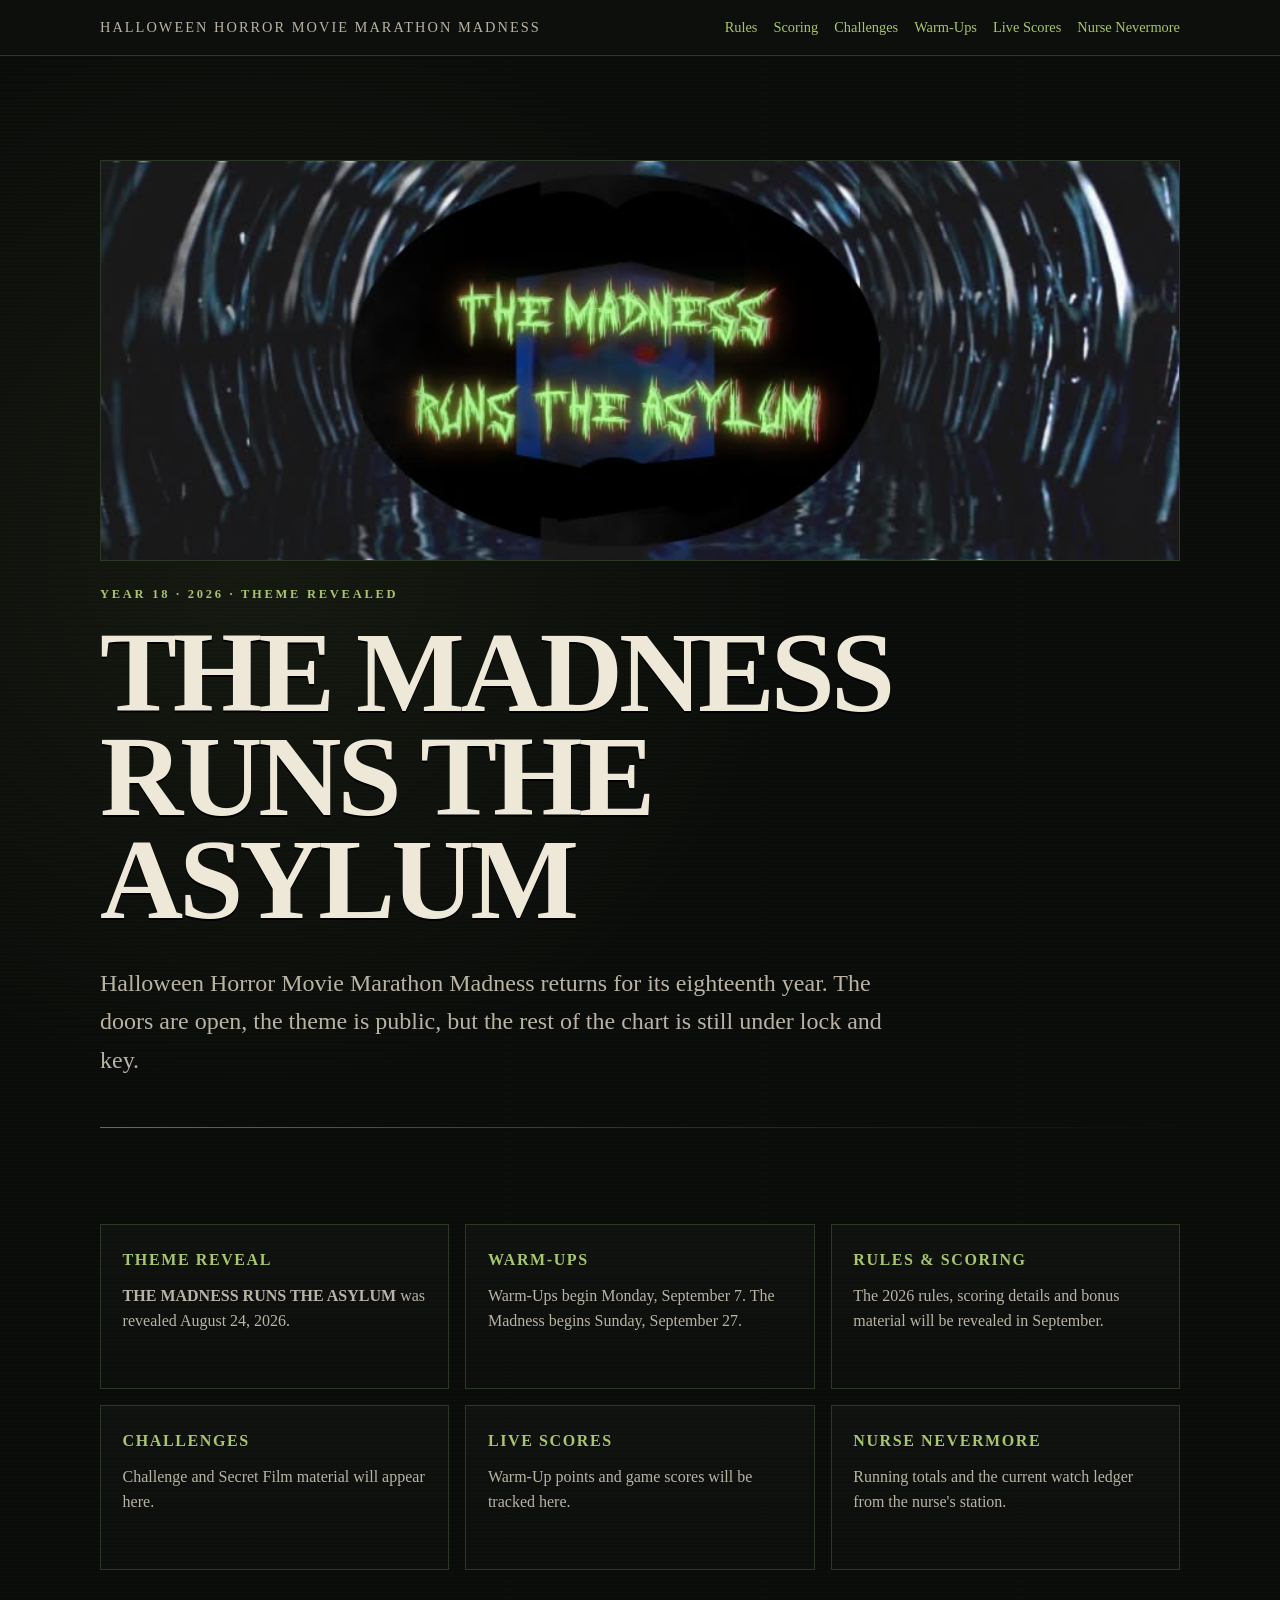
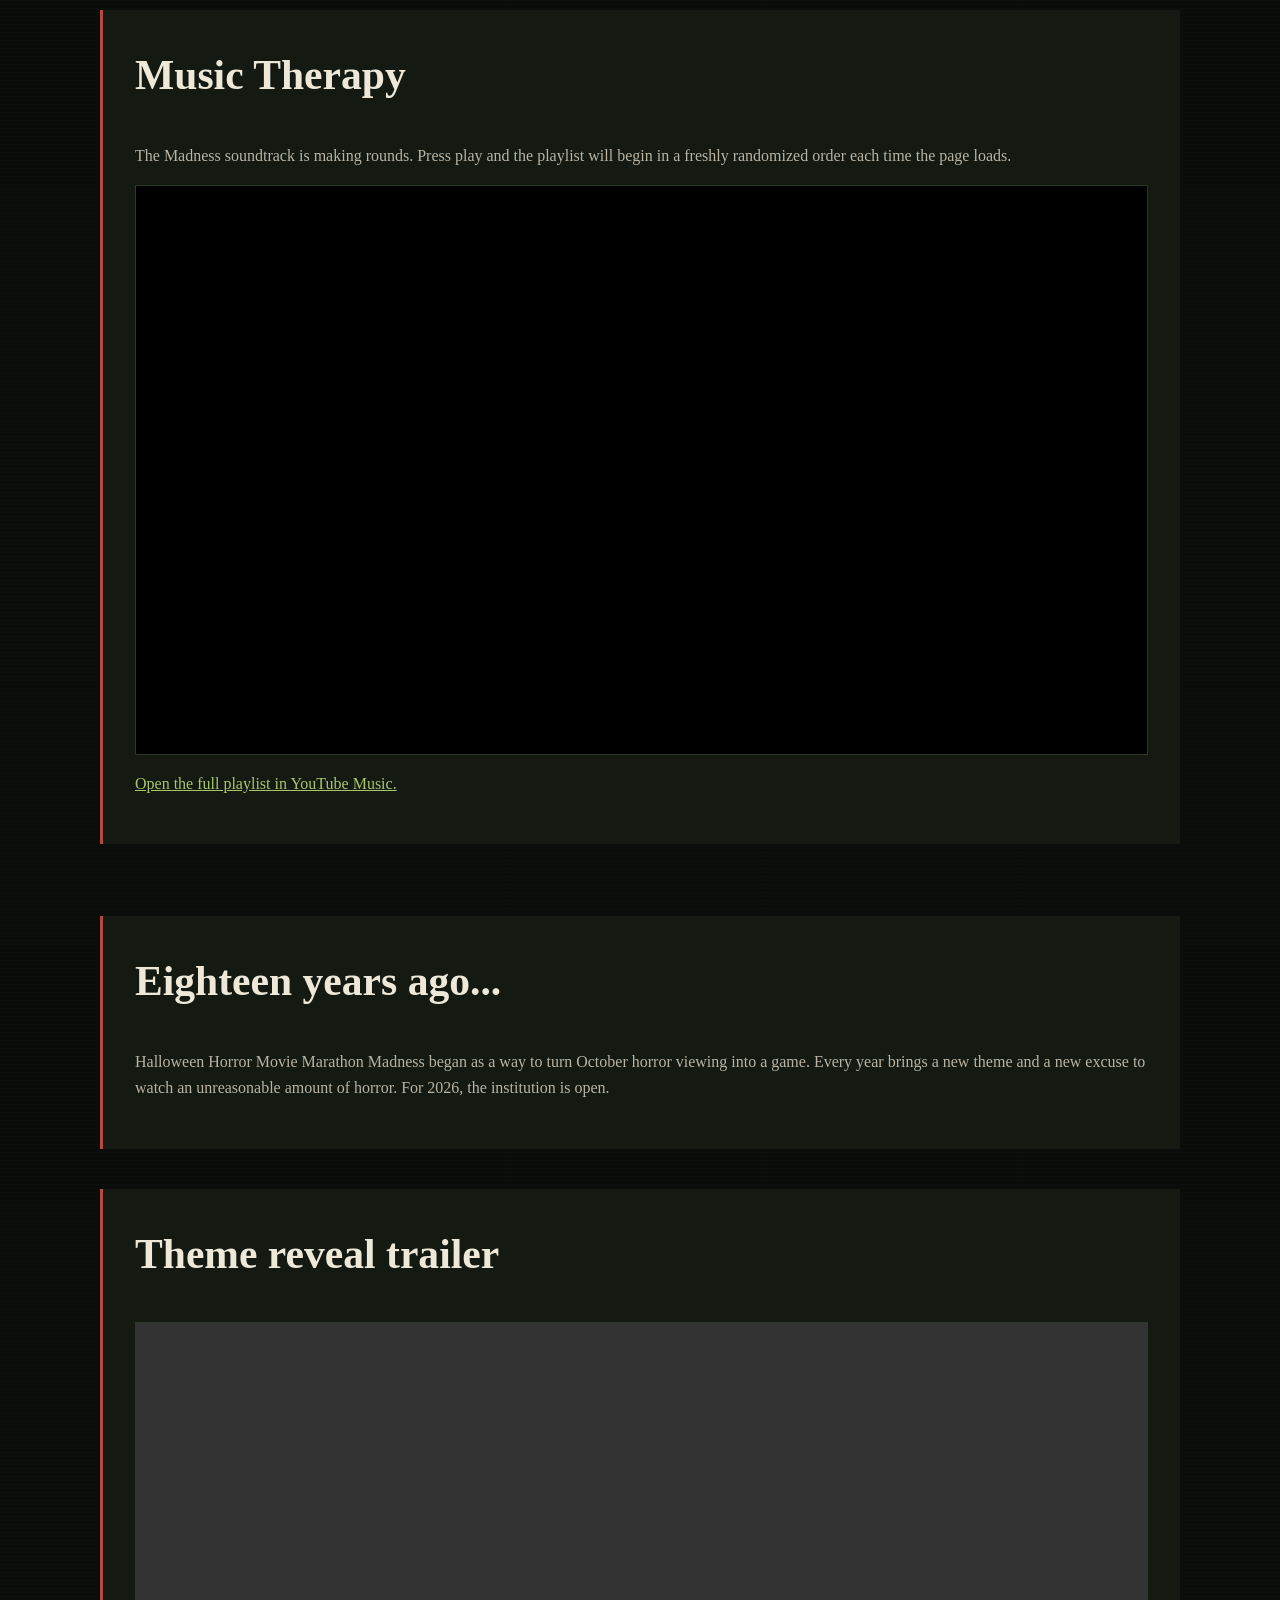
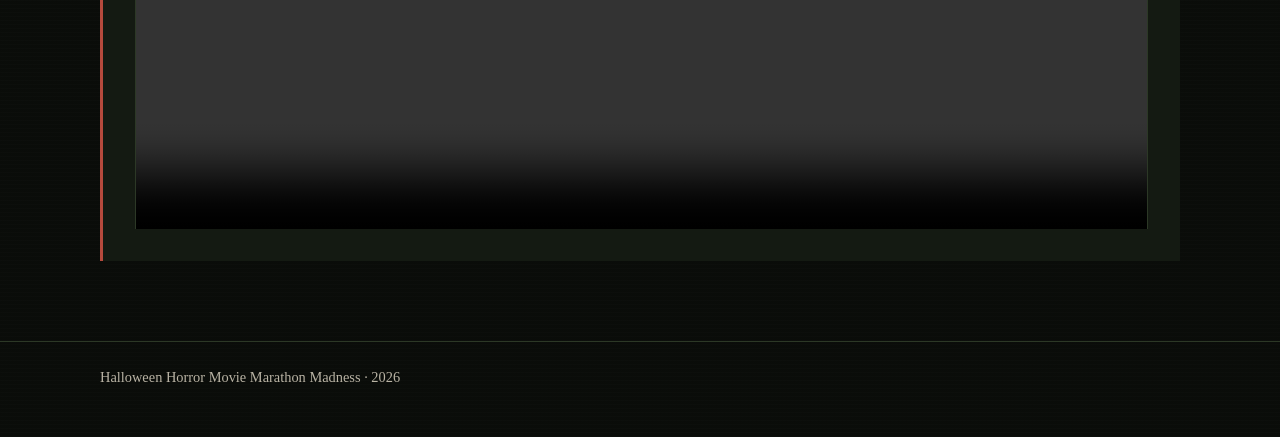
<file: index.html>
<!doctype html>
<html lang="en">
<head>
  <meta charset="utf-8">
  <meta name="viewport" content="width=device-width, initial-scale=1">
  <meta name="theme-color" content="#11160f">
  <title>The Madness Runs the Asylum | Halloween Horror Movie Marathon Madness 2026</title>
  <link rel="stylesheet" href="style.css">
</head>
<body>
  <header>
    <div class="wrap">
      <nav aria-label="Primary">
        <a class="brand" href="index.html">Halloween Horror Movie Marathon Madness</a>
        <div class="navlinks">
          <a href="rules.html">Rules</a>
          <a href="scoring.html">Scoring</a>
          <a href="challenges.html">Challenges</a>
          <a href="warmups.html">Warm-Ups</a>
          <a href="live-scores.html?v=20261106-adam-week5">Live Scores</a>
          <a href="nurse-nevermore.html">Nurse Nevermore</a>
        </div>
      </nav>
    </div>
  </header>

  <main class="wrap">
    <section class="hero" aria-labelledby="title">
      <img src="Madness Tube.jfif" alt="The Madness Runs the Asylum banner" style="display:block;width:100%;height:auto;margin-bottom:1.5rem;border:1px solid var(--line);">
      <p class="kicker">Year 18 · 2026 · Theme Revealed</p>
      <h1 id="title">The Madness Runs the Asylum</h1>
      <p class="subhead">Halloween Horror Movie Marathon Madness returns for its eighteenth year. The doors are open, the theme is public, but the rest of the chart is still under lock and key.</p>
      <div class="divider" aria-hidden="true"></div>
    </section>

    <section class="grid" aria-label="2026 schedule">
      <article class="card"><h2>Theme Reveal</h2><p><strong>THE MADNESS RUNS THE ASYLUM</strong> was revealed August 24, 2026.</p></article>
      <a class="card" href="warmups.html" style="text-decoration:none;"><h2>Warm-Ups</h2><p>Warm-Ups begin Monday, September 7. The Madness begins Sunday, September 27.</p></a>
      <article class="card"><h2>Rules &amp; Scoring</h2><p>The 2026 rules, scoring details and bonus material will be revealed in September.</p></article>
      <article class="card"><h2>Challenges</h2><p>Challenge and Secret Film material will appear here.</p></article>
      <a class="card" href="live-scores.html?v=20261106-adam-week5" style="text-decoration:none;"><h2>Live Scores</h2><p>Warm-Up points and game scores will be tracked here.</p></a>
      <a class="card" href="nurse-nevermore.html" style="text-decoration:none;"><h2>Nurse Nevermore</h2><p>Running totals and the current watch ledger from the nurse's station.</p></a>
    </section>


    <section class="notice compact-notice" id="madness-music">
      <h2>Music Therapy</h2>
      <p>The Madness soundtrack is making rounds. Press play and the playlist will begin in a freshly randomized order each time the page loads.</p>
      <div style="position:relative;width:100%;aspect-ratio:16/9;margin-top:1rem;background:#000;border:1px solid var(--line);">
        <div id="madness-music-player" style="position:absolute;inset:0;"></div>
      </div>
      <p><a href="https://music.youtube.com/playlist?list=PLGcu5y5Cl1YQ&si=rPMqte5razhns0Fn" target="_blank" rel="noopener">Open the full playlist in YouTube Music.</a></p>
    </section>

    <section class="about"><h2>Eighteen years ago...</h2><p>Halloween Horror Movie Marathon Madness began as a way to turn October horror viewing into a game. Every year brings a new theme and a new excuse to watch an unreasonable amount of horror. For 2026, the institution is open.</p></section>

    <section class="notice compact-notice" id="theme-reveal-trailer">
      <h2>Theme reveal trailer</h2>
      <video controls preload="metadata" playsinline style="display:block;width:100%;height:auto;margin-top:1rem;background:#000;border:1px solid var(--line);">
        <source src="madness-theme-reveal-2026-web.mp4" type="video/mp4">
        Your browser does not support embedded video. <a href="madness-theme-reveal-2026-web.mp4">Open the theme reveal trailer.</a>
      </video>
    </section>
  </main>
  <footer><div class="wrap">Halloween Horror Movie Marathon Madness · 2026</div></footer>
  <!-- homepage refresh 2026-08-26 scores -->

  <script>
    (function () {
      const playlistId = 'PLGcu5y5Cl1YQ';
      let setupPhase = 0;

      window.onYouTubeIframeAPIReady = function () {
        new YT.Player('madness-music-player', {
          width: '100%',
          height: '100%',
          playerVars: {
            playsinline: 1,
            rel: 0
          },
          events: {
            onReady: function (event) {
              event.target.cuePlaylist({
                listType: 'playlist',
                list: playlistId,
                index: 0,
                startSeconds: 0
              });
            },
            onStateChange: function (event) {
              if (event.data !== YT.PlayerState.CUED) return;

              if (setupPhase === 0) {
                const playlist = event.target.getPlaylist();
                if (playlist && playlist.length) {
                  setupPhase = 1;
                  const randomIndex = Math.floor(Math.random() * playlist.length);
                  event.target.cuePlaylist({
                    listType: 'playlist',
                    list: playlistId,
                    index: randomIndex,
                    startSeconds: 0
                  });
                }
                return;
              }

              if (setupPhase === 1) {
                setupPhase = 2;
                event.target.setShuffle(true);
              }
            }
          }
        });
      };

      const tag = document.createElement('script');
      tag.src = 'https://www.youtube.com/iframe_api';
      document.head.appendChild(tag);
    })();
  </script>
  <!-- Cloudflare Web Analytics --><script type='module' src='https://static.cloudflareinsights.com/beacon.min.js' data-cf-beacon='{"token": "ce1052a07f9b48a684633f1fd419a40d"}'></script><!-- End Cloudflare Web Analytics -->
</body>
</html>
</file>
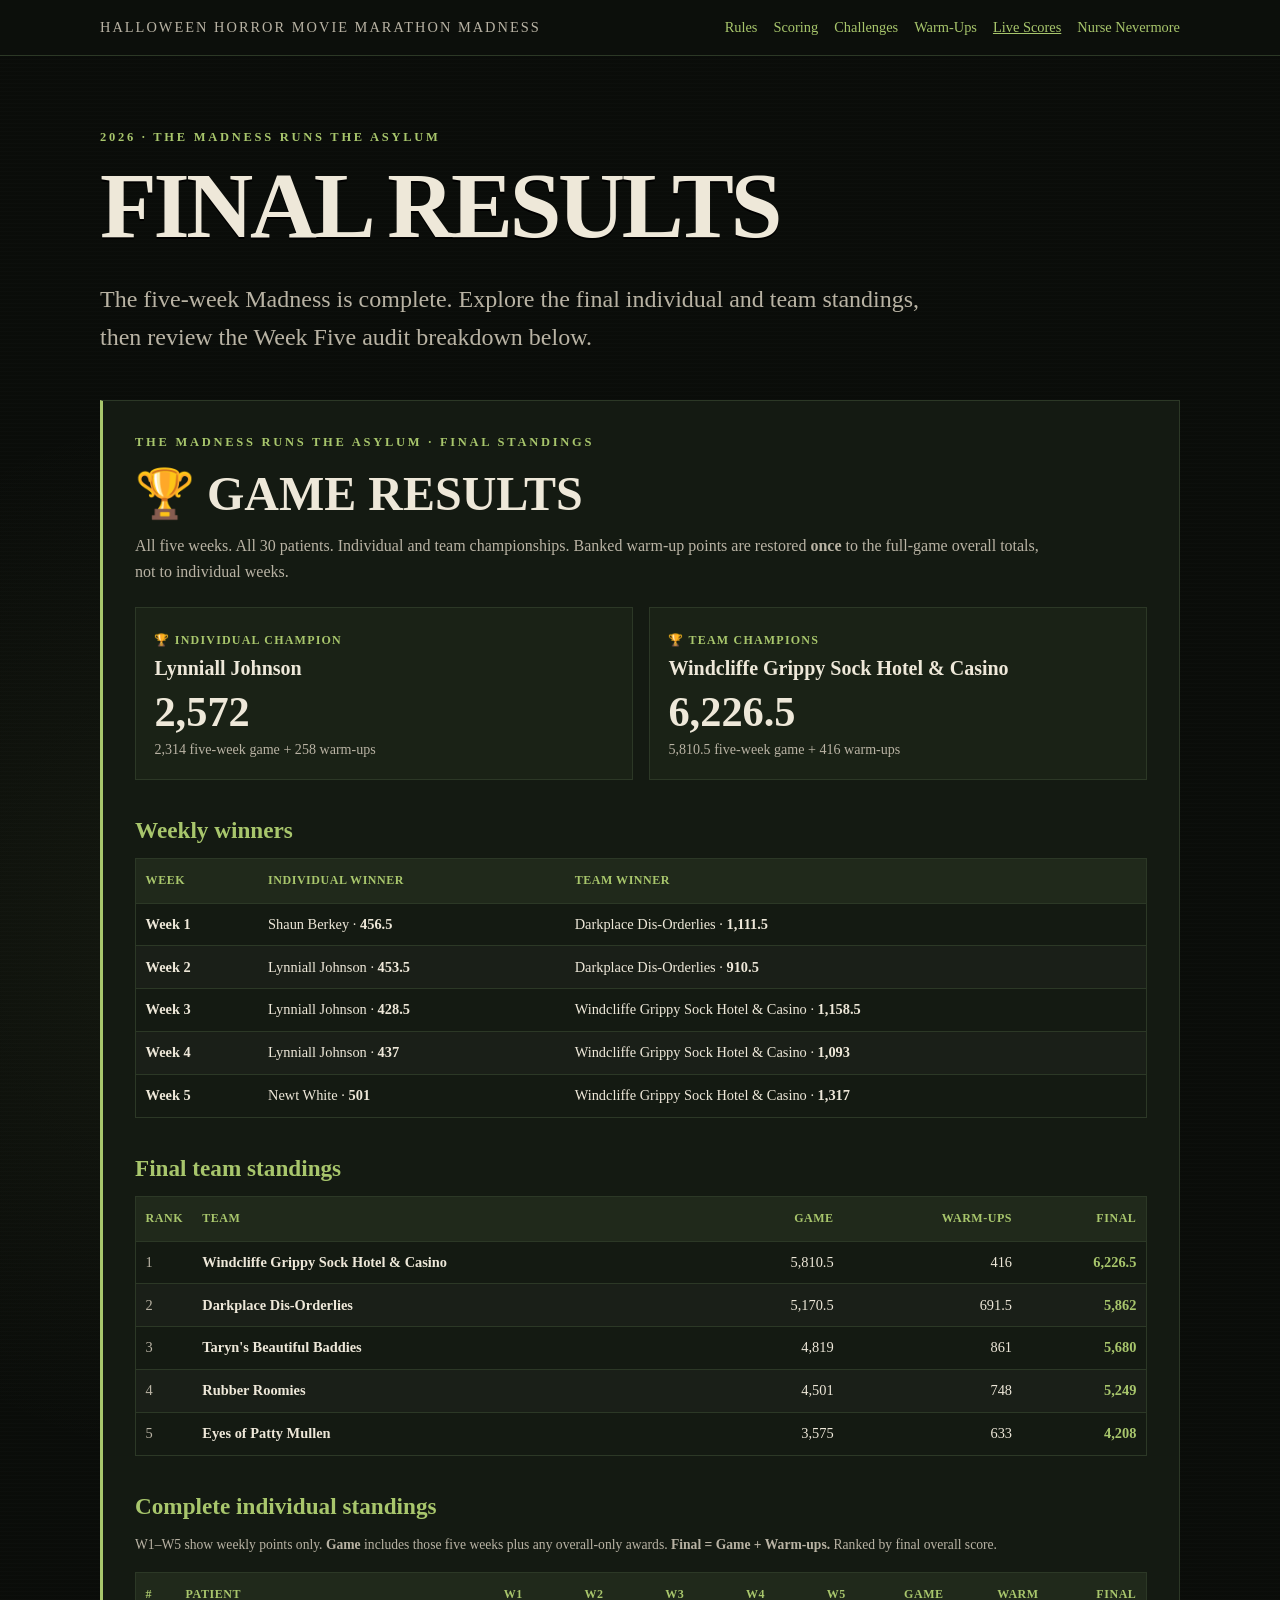
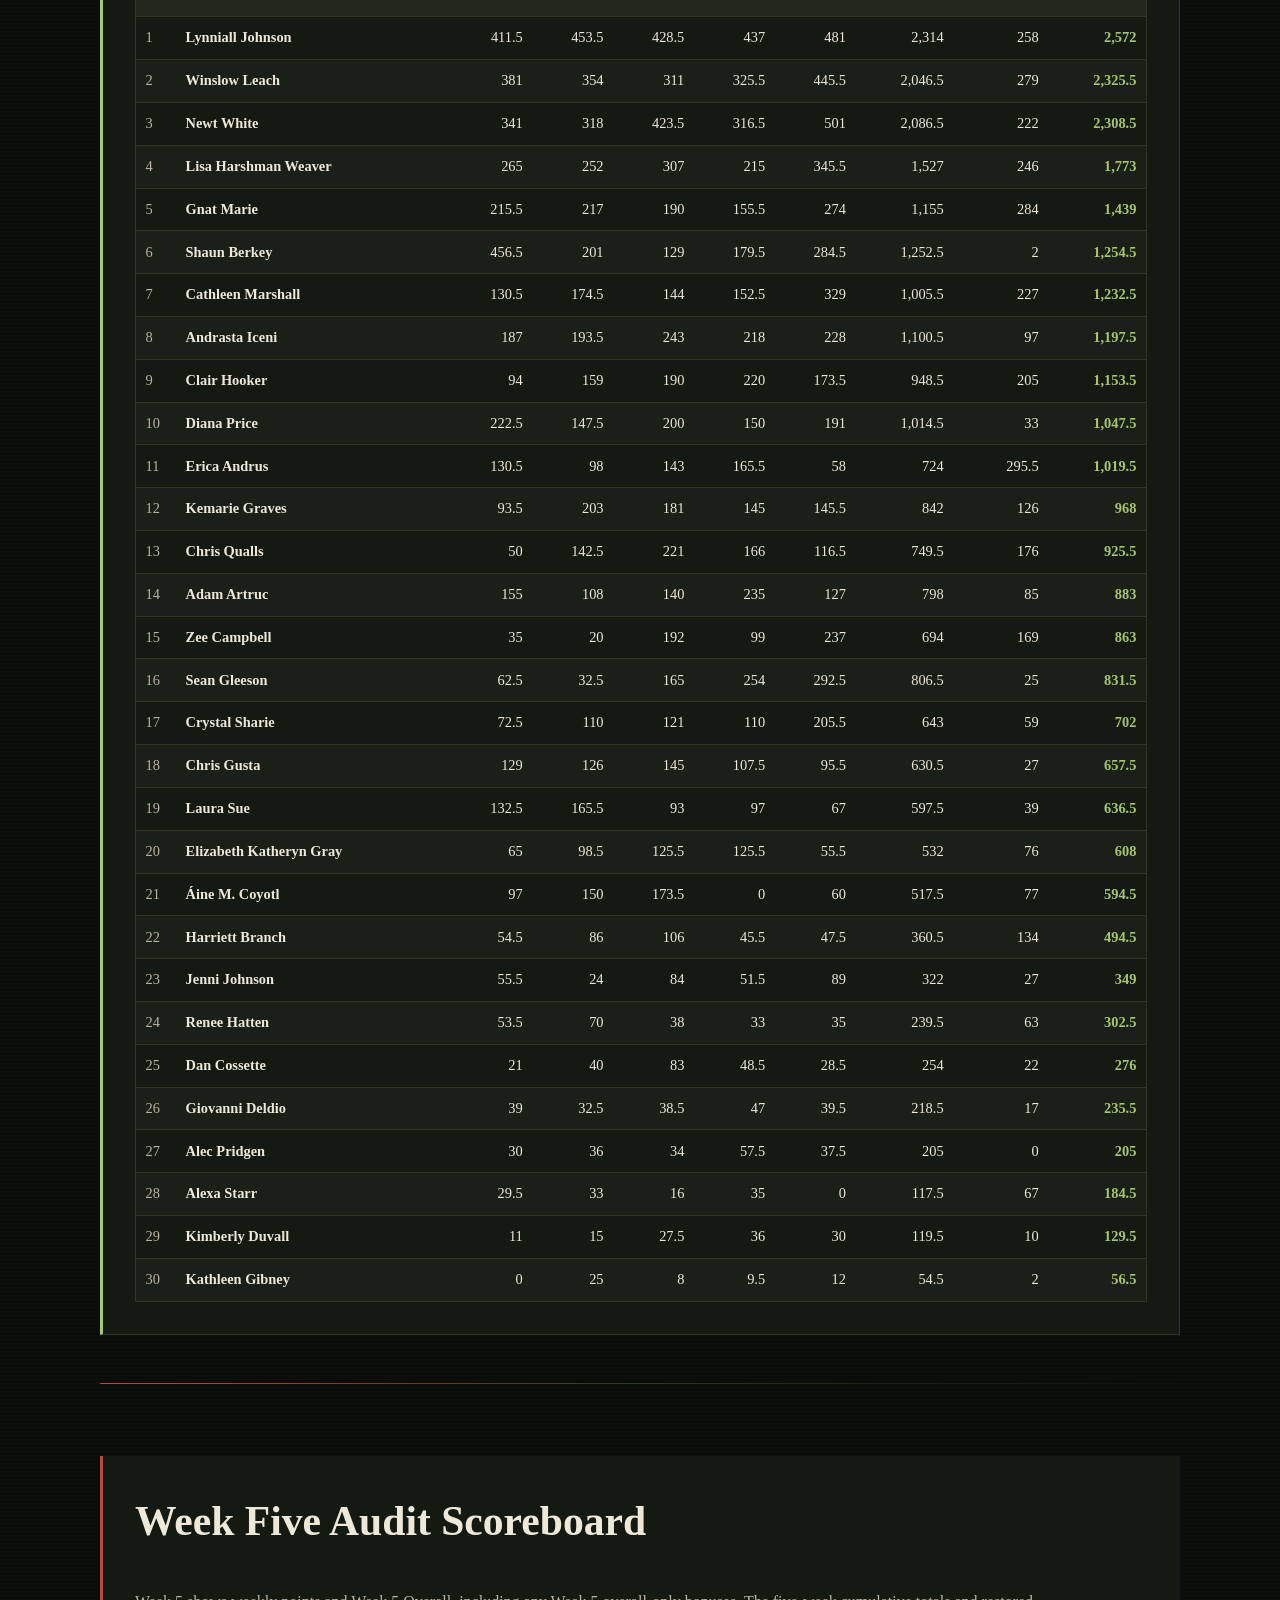
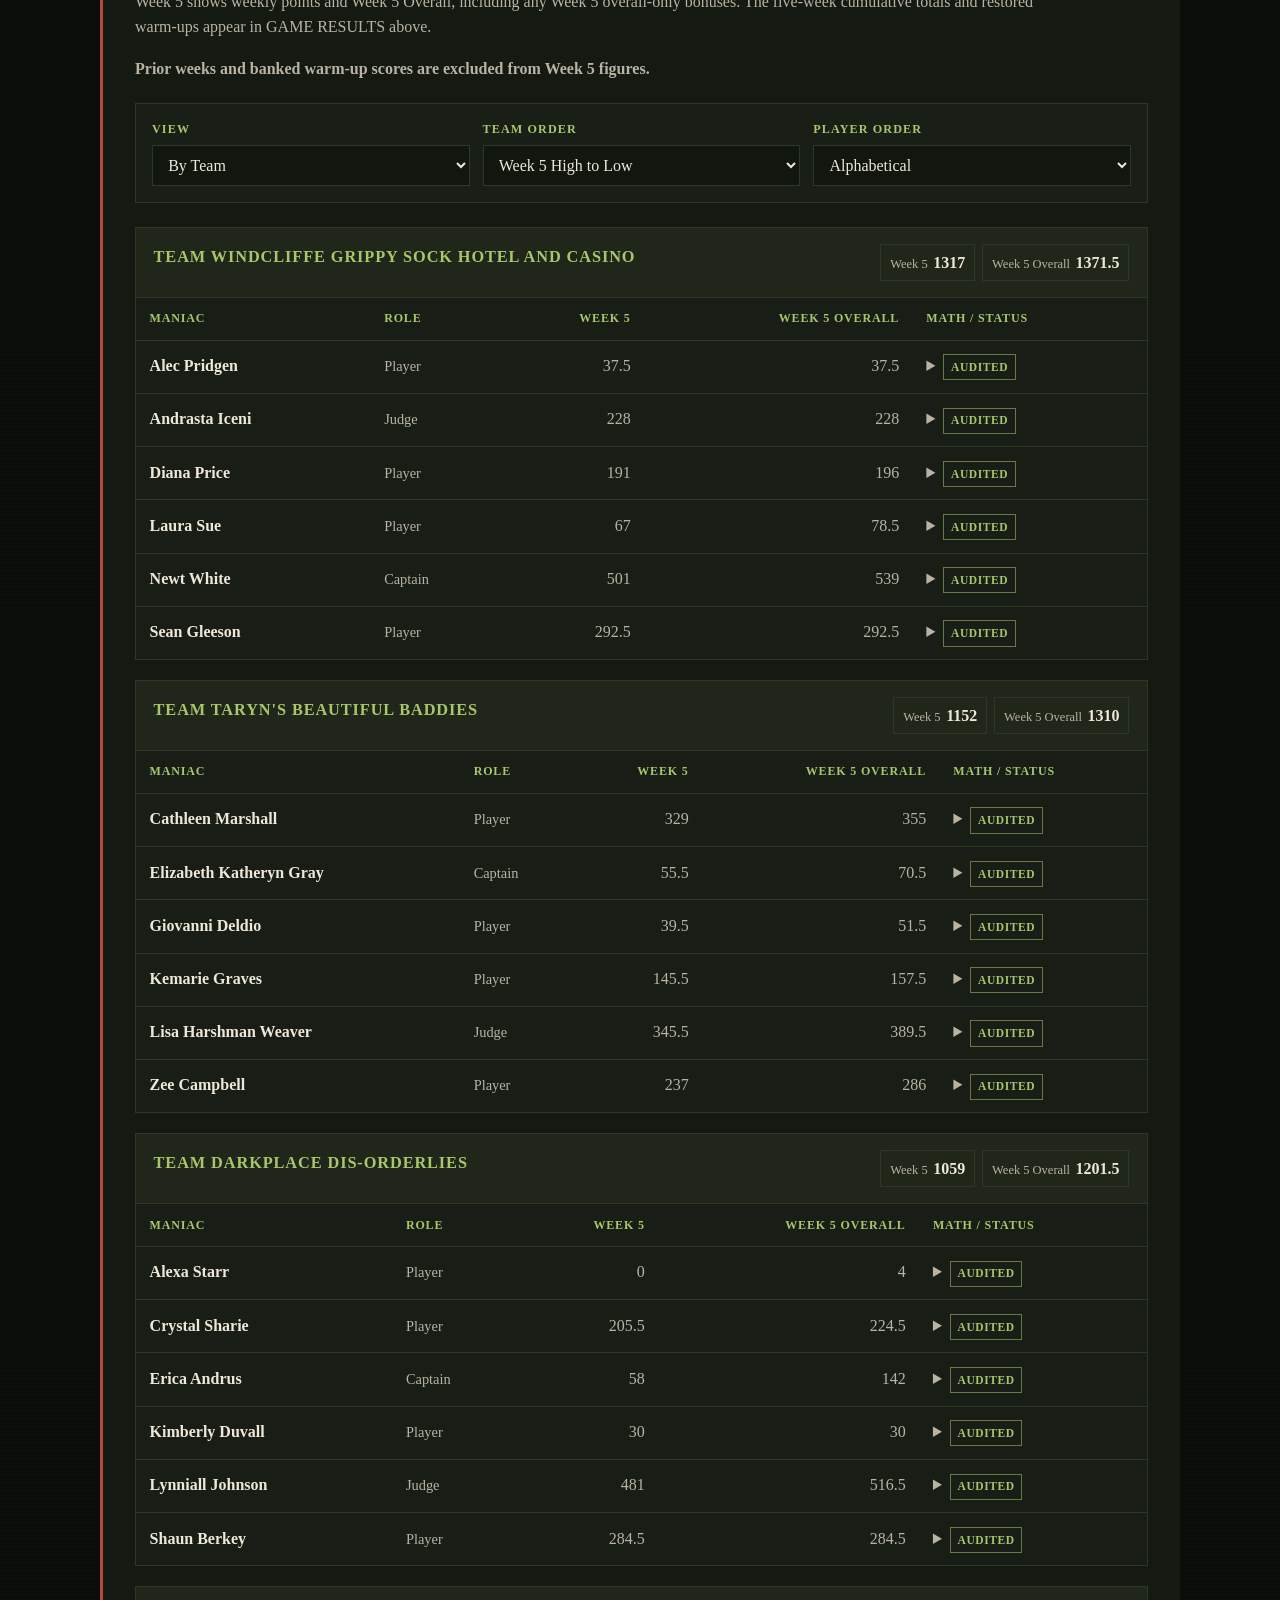
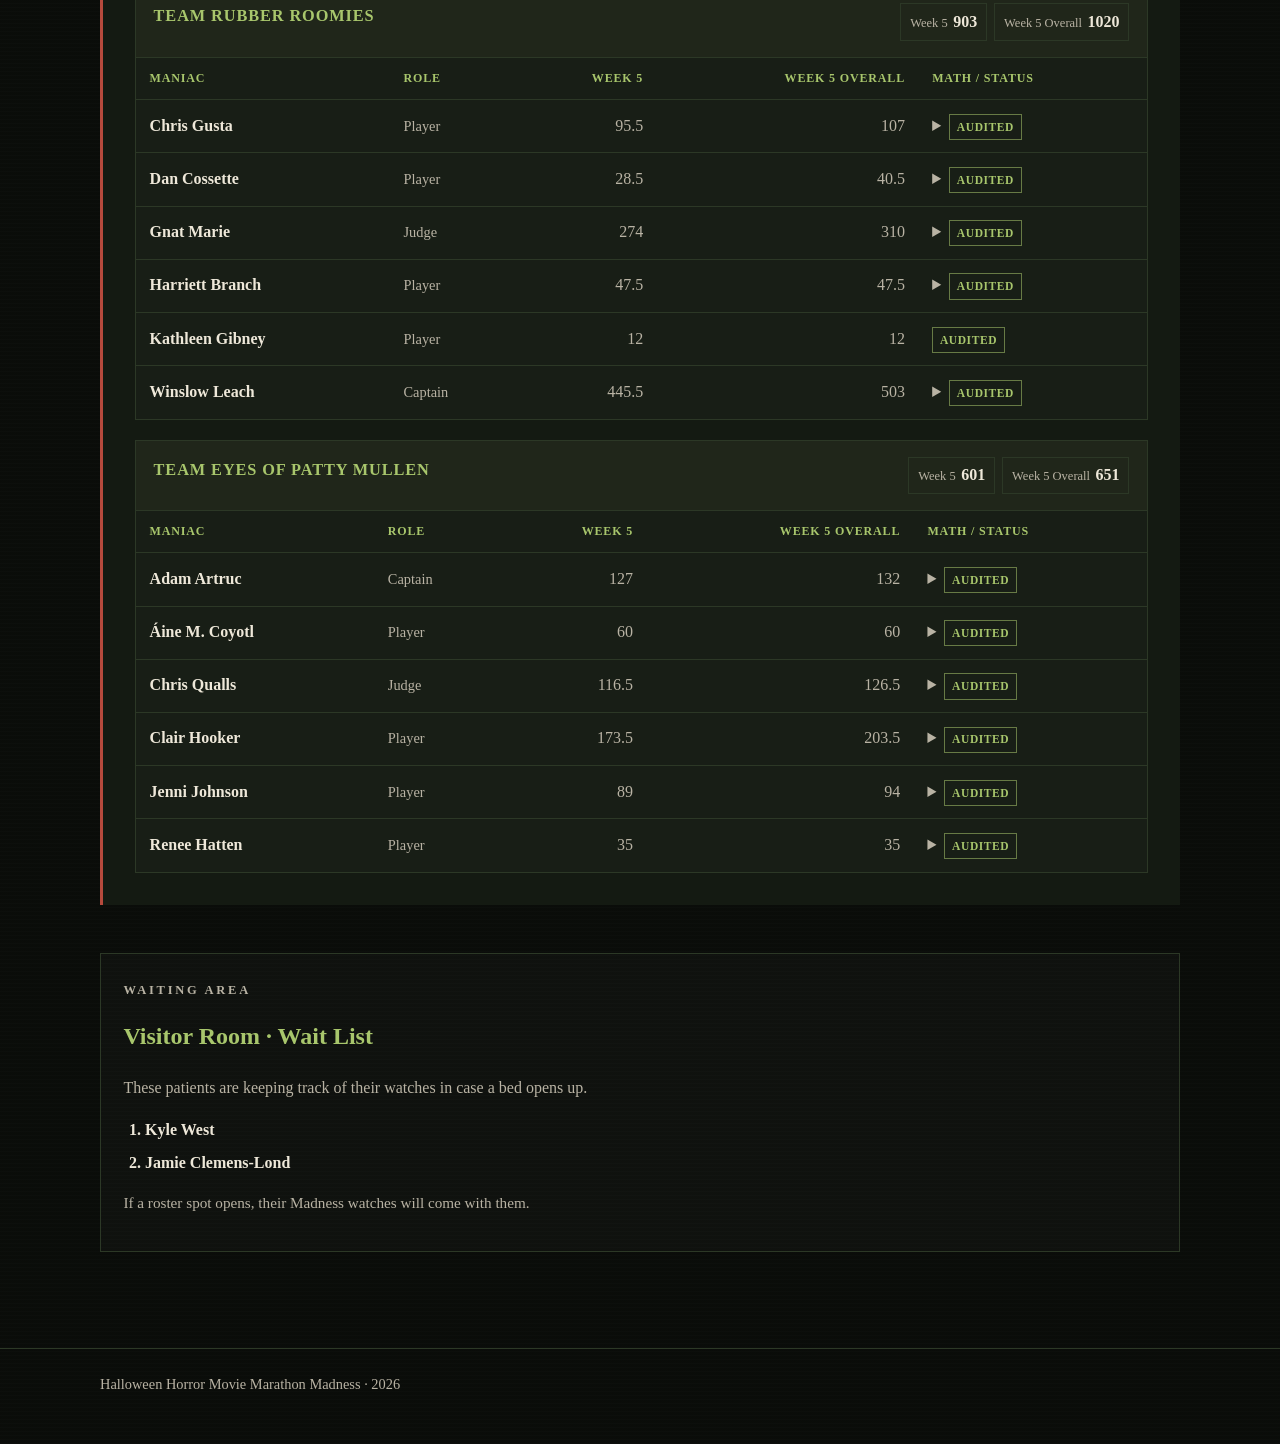
<file: live-scores.html>
<!doctype html>
<html lang="en">
<head>
  <meta charset="utf-8">
  <meta name="viewport" content="width=device-width, initial-scale=1">
  <meta name="theme-color" content="#11160f">
  <meta http-equiv="Cache-Control" content="no-cache, no-store, must-revalidate">
  <meta http-equiv="Pragma" content="no-cache">
  <meta http-equiv="Expires" content="0">
  <title>Live Scores | Halloween Horror Movie Marathon Madness</title>
  <link rel="stylesheet" href="style.css">
  <style>
    .warmup-disclosure { display:inline-block; position:relative; margin-left:.12rem; vertical-align:baseline; }
    .warmup-disclosure summary { display:inline; cursor:pointer; color:var(--acid); font-weight:800; list-style:none; text-decoration:underline; text-underline-offset:2px; }
    .warmup-disclosure summary::-webkit-details-marker { display:none; }
    .warmup-explanation { position:absolute; z-index:20; top:1.35em; right:0; display:block; width:max-content; max-width:min(270px,75vw); padding:.55rem .65rem; border:1px solid var(--acid); border-radius:3px; background:#11160f; color:var(--ink); font-size:.8rem; font-weight:normal; text-transform:none; letter-spacing:normal; white-space:normal; line-height:1.4; box-shadow:0 3px 12px rgba(0,0,0,.4); }
    .score-note { color:var(--muted); max-width:900px; }
    .score-controls {
      display:grid;
      grid-template-columns:repeat(3,minmax(180px,1fr));
      gap:.8rem;
      margin:1.35rem 0 1.5rem;
      padding:1rem;
      border:1px solid var(--line);
      background:rgba(255,255,255,.018);
    }
    .score-control { display:flex; flex-direction:column; gap:.35rem; }
    .score-control label {
      color:var(--acid);
      font-size:.76rem;
      font-weight:800;
      letter-spacing:.09em;
      text-transform:uppercase;
    }
    .score-control select {
      width:100%;
      border:1px solid var(--line);
      background:#11160f;
      color:var(--ink);
      padding:.62rem .7rem;
      font:inherit;
    }
    .team-grid { display:grid; gap:1.25rem; }
    .team-card {
      border:1px solid var(--line);
      background:rgba(255,255,255,.015);
      overflow:visible;
    }
    .team-head {
      display:flex;
      justify-content:space-between;
      align-items:flex-start;
      gap:1rem;
      padding:1rem 1.1rem;
      border-bottom:1px solid var(--line);
      background:rgba(168,198,108,.05);
    }
    .team-head h3 {
      margin:0;
      color:var(--acid);
      font-size:1.02rem;
      letter-spacing:.055em;
      text-transform:uppercase;
    }
    .team-totals { display:flex; flex-wrap:wrap; justify-content:flex-end; gap:.45rem; }
    .score-chip {
      display:inline-flex;
      gap:.35rem;
      align-items:baseline;
      padding:.3rem .55rem;
      border:1px solid var(--line);
      color:var(--muted);
      font-size:.78rem;
      white-space:nowrap;
    }
    .score-chip strong { color:var(--ink); font-size:1rem; }
    .scores-table { width:100%; border-collapse:collapse; }
    .scores-table th {
      text-align:left;
      color:var(--acid);
      text-transform:uppercase;
      letter-spacing:.07em;
      font-size:.75rem;
      padding:.7rem .85rem;
      border-bottom:1px solid var(--line);
    }
    .scores-table td {
      padding:.78rem .85rem;
      border-bottom:1px solid var(--line);
      color:var(--muted);
      vertical-align:top;
    }
    .scores-table tr:last-child td { border-bottom:0; }
    .scores-table .num { text-align:right; font-variant-numeric:tabular-nums; white-space:nowrap; }
    .scores-table .player-name { color:var(--ink); font-weight:800; }
    .role { color:var(--muted); font-size:.9rem; }
    .audit-state {
      display:inline-block;
      padding:.18rem .42rem;
      border:1px solid var(--line);
      font-size:.72rem;
      font-weight:800;
      letter-spacing:.05em;
      text-transform:uppercase;
    }
    .audit-state.audited { color:var(--acid); border-color:rgba(168,198,108,.55); }
    .math details { margin:0; }
    .math summary {
      cursor:pointer;
      color:var(--acid);
      font-weight:800;
      list-style-position:outside;
    }
    .math details[open] summary { margin-bottom:.4rem; }
    .math-detail { max-width:680px; line-height:1.45; }
    .individual-wrap { display:none; }
    .individual-wrap.active, .team-wrap.active { display:block; }
    .team-wrap:not(.active) { display:none; }
    .leaderboard-title { margin:.3rem 0 .7rem; color:var(--acid); }
    .visitor-room { margin:3rem 0 1rem; padding:1.25rem 1.4rem; border:1px solid var(--line); background:rgba(255,255,255,.018); }
    .visitor-room h2 { margin-top:0; color:var(--acid); }
    .visitor-room p { margin:.45rem 0 1rem; color:var(--muted); }
    .visitor-list { margin:0; padding-left:1.35rem; }
    .visitor-list li { margin:.45rem 0; color:var(--ink); font-weight:700; }
    .visitor-note { margin-top:1rem !important; font-size:.95rem; }
    @media (max-width:850px) {
      .score-controls { grid-template-columns:1fr; }
      .team-head { flex-direction:column; }
      .team-totals { justify-content:flex-start; }
      .scores-table { display:block; overflow-x:auto; }
    }
  
    /* FINAL 2026 GAME RESULTS. Week Five audit board remains intact below. */
    .game-results { margin:2.7rem 0 0; padding:clamp(1rem,3vw,2rem); border:1px solid var(--line); border-left:3px solid var(--acid); background:var(--panel); }
    .game-results h2 { font-size:clamp(1.8rem,4vw,3rem); color:var(--ink); line-height:1.1; margin:.1rem 0 .6rem; }
    .game-results h3 { margin:2rem 0 .6rem; font-size:1.45rem; color:var(--acid); }
    .game-intro { color:var(--muted); max-width:920px; margin:.75rem 0 1rem; }
    .game-champs { display:grid; grid-template-columns:repeat(2,minmax(0,1fr)); gap:1rem; margin:1.4rem 0 1.5rem; }
    .game-champ { border:1px solid var(--line); background:rgba(168,198,108,.045); padding:1.15rem; min-width:0; }
    .game-champ .type { font-size:.75rem; text-transform:uppercase; letter-spacing:.1em; color:var(--acid); font-weight:bold; }
    .game-champ .champ-name { display:block; font-size:1.25rem; font-weight:bold; margin:.28rem 0; line-height:1.2; }
    .game-champ .champ-score { display:block; font-size:clamp(1.8rem,4vw,2.65rem); color:var(--ink); font-weight:bold; font-variant-numeric:tabular-nums; line-height:1.25; }
    .game-champ .champ-math { display:block; color:var(--muted); font-size:.88rem; }
    .game-scroll { overflow-x:auto; max-width:100%; border:1px solid var(--line); }
    .game-table { width:100%; border-collapse:collapse; font-size:.9rem; }
    .game-table thead { background:#20291b; }
    .game-table th { text-align:left; padding:.75rem .6rem; font-size:.75rem; letter-spacing:.045em; text-transform:uppercase; color:var(--acid); white-space:nowrap; border-bottom:1px solid var(--line); }
    .game-table td { padding:.7rem .6rem; color:var(--ink); border-bottom:1px solid var(--line); vertical-align:top; line-height:1.35; }
    .game-table tbody tr:last-child td { border-bottom:0; }
    .game-table tbody tr:nth-child(even) { background:rgba(255,255,255,.025); }
    .game-table .score { text-align:right; font-variant-numeric:tabular-nums; white-space:nowrap; }
    .game-table .final-score { color:var(--acid); font-weight:bold; }
    .game-table .game-rank { color:var(--muted); width:2.5rem; }
    .game-table .person-col { min-width:170px; font-weight:bold; }
    .game-table .team-col { min-width:210px; font-weight:bold; }
    .game-caption { color:var(--muted); font-size:.85rem; margin:.55rem 0 1rem; }
    .game-footnote { color:var(--muted); font-size:.9rem; margin:1rem 0 0; }
    .game-note { margin-top:1.25rem; padding:.85rem 1rem; background:rgba(168,198,108,.04); border-left:2px solid var(--line); color:var(--muted); font-size:.92rem; }
    @media(max-width:700px) { .game-champs {grid-template-columns:1fr;} .game-results {margin-top:1.5rem;} .game-table {font-size:.85rem;} .game-table td,.game-table th {padding:.55rem .45rem;} }

  </style>
  <!-- Week 5 Sean Gleeson audit deployment refresh: 290.5 weekly and overall. -->
</head>
<body>
  <header>
    <div class="wrap">
      <nav aria-label="Primary">
        <a class="brand" href="index.html">Halloween Horror Movie Marathon Madness</a>
        <div class="navlinks">
          <a href="rules.html">Rules</a>
          <a href="scoring.html">Scoring</a>
          <a href="challenges.html">Challenges</a>
          <a href="warmups.html">Warm-Ups</a>
          <a href="live-scores.html" aria-current="page">Live Scores</a>
          <a href="nurse-nevermore.html">Nurse Nevermore</a>
        </div>
      </nav>
    </div>
  </header>

  <main class="wrap">
    <p class="kicker">2026 · The Madness Runs the Asylum</p>
    <h1 class="page-title">Final Results</h1>
    <p class="subhead">The five-week Madness is complete. Explore the final individual and team standings, then review the Week Five audit breakdown below.</p>


    <!-- FINAL GAME RESULTS 2026: source-backed scores, approved warm-up restoration. -->
    <section class="game-results" id="game-results" aria-labelledby="game-results-heading">
      <p class="kicker">The Madness Runs the Asylum · Final standings</p>
      <h2 id="game-results-heading">🏆 GAME RESULTS</h2>
      <p class="game-intro">All five weeks. All 30 patients. Individual and team championships. Banked warm-up points are restored <strong>once</strong> to the full-game overall totals, not to individual weeks.</p>
      <div class="game-champs">
        <div class="game-champ"><span class="type">🏆 Individual champion</span><span class="champ-name">Lynniall Johnson</span><span class="champ-score">2,572</span><span class="champ-math">2,314 five-week game + 258 warm-ups</span></div>
        <div class="game-champ"><span class="type">🏆 Team champions</span><span class="champ-name">Windcliffe Grippy Sock Hotel &amp; Casino</span><span class="champ-score">6,226.5</span><span class="champ-math">5,810.5 five-week game + 416 warm-ups</span></div>
      </div>
      <h3>Weekly winners</h3>
      <div class="game-scroll"><table class="game-table">
        <thead><tr><th scope="col">Week</th><th scope="col">Individual winner</th><th scope="col">Team winner</th></tr></thead>
        <tbody><tr><td><strong>Week 1</strong></td><td>Shaun Berkey · <strong>456.5</strong></td><td>Darkplace Dis-Orderlies · <strong>1,111.5</strong></td></tr>
<tr><td><strong>Week 2</strong></td><td>Lynniall Johnson · <strong>453.5</strong></td><td>Darkplace Dis-Orderlies · <strong>910.5</strong></td></tr>
<tr><td><strong>Week 3</strong></td><td>Lynniall Johnson · <strong>428.5</strong></td><td>Windcliffe Grippy Sock Hotel &amp; Casino · <strong>1,158.5</strong></td></tr>
<tr><td><strong>Week 4</strong></td><td>Lynniall Johnson · <strong>437</strong></td><td>Windcliffe Grippy Sock Hotel &amp; Casino · <strong>1,093</strong></td></tr>
<tr><td><strong>Week 5</strong></td><td>Newt White · <strong>501</strong></td><td>Windcliffe Grippy Sock Hotel &amp; Casino · <strong>1,317</strong></td></tr></tbody>
      </table></div>
      <h3>Final team standings</h3>
      <div class="game-scroll"><table class="game-table">
        <thead><tr><th scope="col">Rank</th><th scope="col">Team</th><th scope="col" class="score">Game</th><th scope="col" class="score">Warm-ups</th><th scope="col" class="score">Final</th></tr></thead>
        <tbody><tr><td class="game-rank">1</td><td class="team-col">Windcliffe Grippy Sock Hotel &amp; Casino</td><td class="score">5,810.5</td><td class="score">416</td><td class="score final-score">6,226.5</td></tr>
<tr><td class="game-rank">2</td><td class="team-col">Darkplace Dis-Orderlies</td><td class="score">5,170.5</td><td class="score">691.5</td><td class="score final-score">5,862</td></tr>
<tr><td class="game-rank">3</td><td class="team-col">Taryn's Beautiful Baddies</td><td class="score">4,819</td><td class="score">861</td><td class="score final-score">5,680</td></tr>
<tr><td class="game-rank">4</td><td class="team-col">Rubber Roomies</td><td class="score">4,501</td><td class="score">748</td><td class="score final-score">5,249</td></tr>
<tr><td class="game-rank">5</td><td class="team-col">Eyes of Patty Mullen</td><td class="score">3,575</td><td class="score">633</td><td class="score final-score">4,208</td></tr></tbody>
      </table></div>
      <h3>Complete individual standings</h3>
      <p class="game-caption">W1–W5 show weekly points only. <strong>Game</strong> includes those five weeks plus any overall-only awards. <strong>Final = Game + Warm-ups.</strong> Ranked by final overall score.</p>
      <div class="game-scroll"><table class="game-table">
        <thead><tr><th scope="col">#</th><th scope="col">Patient</th><th scope="col" class="score">W1</th><th scope="col" class="score">W2</th><th scope="col" class="score">W3</th><th scope="col" class="score">W4</th><th scope="col" class="score">W5</th><th scope="col" class="score">Game</th><th scope="col" class="score">Warm</th><th scope="col" class="score">Final</th></tr></thead>
        <tbody><tr><td class="game-rank">1</td><td class="person-col">Lynniall Johnson</td><td class="score">411.5</td><td class="score">453.5</td><td class="score">428.5</td><td class="score">437</td><td class="score">481</td><td class="score">2,314</td><td class="score">258</td><td class="score final-score">2,572</td></tr>
<tr><td class="game-rank">2</td><td class="person-col">Winslow Leach</td><td class="score">381</td><td class="score">354</td><td class="score">311</td><td class="score">325.5</td><td class="score">445.5</td><td class="score">2,046.5</td><td class="score">279</td><td class="score final-score">2,325.5</td></tr>
<tr><td class="game-rank">3</td><td class="person-col">Newt White</td><td class="score">341</td><td class="score">318</td><td class="score">423.5</td><td class="score">316.5</td><td class="score">501</td><td class="score">2,086.5</td><td class="score">222</td><td class="score final-score">2,308.5</td></tr>
<tr><td class="game-rank">4</td><td class="person-col">Lisa Harshman Weaver</td><td class="score">265</td><td class="score">252</td><td class="score">307</td><td class="score">215</td><td class="score">345.5</td><td class="score">1,527</td><td class="score">246</td><td class="score final-score">1,773</td></tr>
<tr><td class="game-rank">5</td><td class="person-col">Gnat Marie</td><td class="score">215.5</td><td class="score">217</td><td class="score">190</td><td class="score">155.5</td><td class="score">274</td><td class="score">1,155</td><td class="score">284</td><td class="score final-score">1,439</td></tr>
<tr><td class="game-rank">6</td><td class="person-col">Shaun Berkey</td><td class="score">456.5</td><td class="score">201</td><td class="score">129</td><td class="score">179.5</td><td class="score">284.5</td><td class="score">1,252.5</td><td class="score">2</td><td class="score final-score">1,254.5</td></tr>
<tr><td class="game-rank">7</td><td class="person-col">Cathleen Marshall</td><td class="score">130.5</td><td class="score">174.5</td><td class="score">144</td><td class="score">152.5</td><td class="score">329</td><td class="score">1,005.5</td><td class="score">227</td><td class="score final-score">1,232.5</td></tr>
<tr><td class="game-rank">8</td><td class="person-col">Andrasta Iceni</td><td class="score">187</td><td class="score">193.5</td><td class="score">243</td><td class="score">218</td><td class="score">228</td><td class="score">1,100.5</td><td class="score">97</td><td class="score final-score">1,197.5</td></tr>
<tr><td class="game-rank">9</td><td class="person-col">Clair Hooker</td><td class="score">94</td><td class="score">159</td><td class="score">190</td><td class="score">220</td><td class="score">173.5</td><td class="score">948.5</td><td class="score">205</td><td class="score final-score">1,153.5</td></tr>
<tr><td class="game-rank">10</td><td class="person-col">Diana Price</td><td class="score">222.5</td><td class="score">147.5</td><td class="score">200</td><td class="score">150</td><td class="score">191</td><td class="score">1,014.5</td><td class="score">33</td><td class="score final-score">1,047.5</td></tr>
<tr><td class="game-rank">11</td><td class="person-col">Erica Andrus</td><td class="score">130.5</td><td class="score">98</td><td class="score">143</td><td class="score">165.5</td><td class="score">58</td><td class="score">724</td><td class="score">295.5</td><td class="score final-score">1,019.5</td></tr>
<tr><td class="game-rank">12</td><td class="person-col">Kemarie Graves</td><td class="score">93.5</td><td class="score">203</td><td class="score">181</td><td class="score">145</td><td class="score">145.5</td><td class="score">842</td><td class="score">126</td><td class="score final-score">968</td></tr>
<tr><td class="game-rank">13</td><td class="person-col">Chris Qualls</td><td class="score">50</td><td class="score">142.5</td><td class="score">221</td><td class="score">166</td><td class="score">116.5</td><td class="score">749.5</td><td class="score">176</td><td class="score final-score">925.5</td></tr>
<tr><td class="game-rank">14</td><td class="person-col">Adam Artruc</td><td class="score">155</td><td class="score">108</td><td class="score">140</td><td class="score">235</td><td class="score">127</td><td class="score">798</td><td class="score">85</td><td class="score final-score">883</td></tr>
<tr><td class="game-rank">15</td><td class="person-col">Zee Campbell</td><td class="score">35</td><td class="score">20</td><td class="score">192</td><td class="score">99</td><td class="score">237</td><td class="score">694</td><td class="score">169</td><td class="score final-score">863</td></tr>
<tr><td class="game-rank">16</td><td class="person-col">Sean Gleeson</td><td class="score">62.5</td><td class="score">32.5</td><td class="score">165</td><td class="score">254</td><td class="score">292.5</td><td class="score">806.5</td><td class="score">25</td><td class="score final-score">831.5</td></tr>
<tr><td class="game-rank">17</td><td class="person-col">Crystal Sharie</td><td class="score">72.5</td><td class="score">110</td><td class="score">121</td><td class="score">110</td><td class="score">205.5</td><td class="score">643</td><td class="score">59</td><td class="score final-score">702</td></tr>
<tr><td class="game-rank">18</td><td class="person-col">Chris Gusta</td><td class="score">129</td><td class="score">126</td><td class="score">145</td><td class="score">107.5</td><td class="score">95.5</td><td class="score">630.5</td><td class="score">27</td><td class="score final-score">657.5</td></tr>
<tr><td class="game-rank">19</td><td class="person-col">Laura Sue</td><td class="score">132.5</td><td class="score">165.5</td><td class="score">93</td><td class="score">97</td><td class="score">67</td><td class="score">597.5</td><td class="score">39</td><td class="score final-score">636.5</td></tr>
<tr><td class="game-rank">20</td><td class="person-col">Elizabeth Katheryn Gray</td><td class="score">65</td><td class="score">98.5</td><td class="score">125.5</td><td class="score">125.5</td><td class="score">55.5</td><td class="score">532</td><td class="score">76</td><td class="score final-score">608</td></tr>
<tr><td class="game-rank">21</td><td class="person-col">Áine M. Coyotl</td><td class="score">97</td><td class="score">150</td><td class="score">173.5</td><td class="score">0</td><td class="score">60</td><td class="score">517.5</td><td class="score">77</td><td class="score final-score">594.5</td></tr>
<tr><td class="game-rank">22</td><td class="person-col">Harriett Branch</td><td class="score">54.5</td><td class="score">86</td><td class="score">106</td><td class="score">45.5</td><td class="score">47.5</td><td class="score">360.5</td><td class="score">134</td><td class="score final-score">494.5</td></tr>
<tr><td class="game-rank">23</td><td class="person-col">Jenni Johnson</td><td class="score">55.5</td><td class="score">24</td><td class="score">84</td><td class="score">51.5</td><td class="score">89</td><td class="score">322</td><td class="score">27</td><td class="score final-score">349</td></tr>
<tr><td class="game-rank">24</td><td class="person-col">Renee Hatten</td><td class="score">53.5</td><td class="score">70</td><td class="score">38</td><td class="score">33</td><td class="score">35</td><td class="score">239.5</td><td class="score">63</td><td class="score final-score">302.5</td></tr>
<tr><td class="game-rank">25</td><td class="person-col">Dan Cossette</td><td class="score">21</td><td class="score">40</td><td class="score">83</td><td class="score">48.5</td><td class="score">28.5</td><td class="score">254</td><td class="score">22</td><td class="score final-score">276</td></tr>
<tr><td class="game-rank">26</td><td class="person-col">Giovanni Deldio</td><td class="score">39</td><td class="score">32.5</td><td class="score">38.5</td><td class="score">47</td><td class="score">39.5</td><td class="score">218.5</td><td class="score">17</td><td class="score final-score">235.5</td></tr>
<tr><td class="game-rank">27</td><td class="person-col">Alec Pridgen</td><td class="score">30</td><td class="score">36</td><td class="score">34</td><td class="score">57.5</td><td class="score">37.5</td><td class="score">205</td><td class="score">0</td><td class="score final-score">205</td></tr>
<tr><td class="game-rank">28</td><td class="person-col">Alexa Starr</td><td class="score">29.5</td><td class="score">33</td><td class="score">16</td><td class="score">35</td><td class="score">0</td><td class="score">117.5</td><td class="score">67</td><td class="score final-score">184.5</td></tr>
<tr><td class="game-rank">29</td><td class="person-col">Kimberly Duvall</td><td class="score">11</td><td class="score">15</td><td class="score">27.5</td><td class="score">36</td><td class="score">30</td><td class="score">119.5</td><td class="score">10</td><td class="score final-score">129.5</td></tr>
<tr><td class="game-rank">30</td><td class="person-col">Kathleen Gibney</td><td class="score">0</td><td class="score">25</td><td class="score">8</td><td class="score">9.5</td><td class="score">12</td><td class="score">54.5</td><td class="score">2</td><td class="score final-score">56.5</td></tr></tbody>
      </table></div>
      
      
    </section>

    <div class="divider" aria-hidden="true"></div>

    <section class="about">
      <h2>Week Five Audit Scoreboard</h2>
      <p class="score-note">Week 5 shows weekly points and Week 5 Overall, including any Week 5 overall-only bonuses. The five-week cumulative totals and restored warm-ups appear in GAME RESULTS above.</p>
      <p class="score-note" id="warmup-note"><strong>Prior weeks and banked warm-up scores are excluded from Week 5 figures.</strong></p>

      <div class="score-controls" aria-label="Live score display options">
        <div class="score-control">
          <label for="score-view">View</label>
          <select id="score-view">
            <option value="team">By Team</option>
            <option value="individual">Individual Leaderboard</option>
          </select>
        </div>
        <div class="score-control" id="team-sort-control">
          <label for="team-sort">Team Order</label>
          <select id="team-sort">
            <option value="alpha">Alphabetical</option>
            <option value="week5" selected>Week 5 High to Low</option>
            <option value="overall">Overall High to Low</option>
          </select>
        </div>
        <div class="score-control">
          <label for="player-sort">Player Order</label>
          <select id="player-sort">
            <option value="alpha">Alphabetical</option>
            <option value="week5">Week 5 High to Low</option>
            <option value="overall">Overall High to Low</option>
          </select>
        </div>
      </div>

      <div class="team-wrap active" id="team-view">
        <div class="team-grid" id="team-grid"></div>
      </div>

      <div class="individual-wrap" id="individual-view">
        <h3 class="leaderboard-title">Individual Leaderboard</h3>
        <table class="scores-table">
          <thead>
            <tr>
              <th>Maniac</th>
              <th>Team</th>
              <th>Role</th>
              <th class="num">Week 5</th>
              <th class="num">Week 5 Overall</th>
              <th>Math / Status</th>
            </tr>
          </thead>
          <tbody id="individual-body"></tbody>
        </table>
      </div>
    </section>

    <section class="visitor-room" aria-labelledby="visitor-room-title">
      <p class="kicker">Waiting Area</p>
      <h2 id="visitor-room-title">Visitor Room · Wait List</h2>
      <p>These patients are keeping track of their watches in case a bed opens up.</p>
      <ol class="visitor-list">
        <li>Kyle West</li>
        <li>Jamie Clemens-Lond</li>
      </ol>
      <p class="visitor-note">If a roster spot opens, their Madness watches will come with them.</p>
    </section>
  </main>

  <footer><div class="wrap">Halloween Horror Movie Marathon Madness · 2026</div></footer>

  <script>
    (() => {
      const players = [
        {
                "name": "Lynniall Johnson",
                "team": "TEAM DARKPLACE DIS-ORDERLIES",
                "role": "Judge",
                "week5": 481,
                "overall": 516.5,
                "week5Audited": true,
                "week5Auditing": false,
                "week5Finalizing": false,
                "week5Math": "Week 5 audited: 481 weekly + 35.5 overall-only = 516.5 Week 5 overall; Rec Room Recovery accepted per Nurse Nevermore ruling on Courage S1E4.",
                "week5Detail": "Flatliners (1990) +2; Garth Marenghi's Darkplace S1E1–E6 +1; Halloween II (1981) +1; Observation Ward Complete +11.5 overall; Rec Room Recovery Complete +16 weekly / +4 overall"
        },
        {
                "name": "Erica Andrus",
                "team": "TEAM DARKPLACE DIS-ORDERLIES",
                "role": "Captain",
                "week5": 58,
                "overall": 142,
                "week5Audited": true,
                "week5Auditing": false,
                "week5Finalizing": false,
                "week5Math": "Week 5: 58 weekly +84 overall-only =142 total contribution. Spooky Empire: 2 weekly admission +54 overall-only personal challenges. Final Week Prescription completion +5 overall-only. $100 Godzilla popcorn bucket at Godzilla Minus Zero: +25 overall-only. Voting +2 weekly. Madness cumulative 724.",
                "week5Detail": "Godzilla Minus One +3; 28 Days Later +2; Final Week Prescription +40 weekly, +5 overall-only; Spooky Empire +2 weekly admission, +54 overall-only PERSONAL CHALLENGES; Voted in the election +2 weekly; Godzilla Minus Zero popcorn bucket +25 OVERALL-ONLY."
        },
        {
                "name": "Alexa Starr",
                "team": "TEAM DARKPLACE DIS-ORDERLIES",
                "role": "Player",
                "week5": 0,
                "overall": 4,
                "week5Audited": true,
                "week5Auditing": false,
                "week5Finalizing": false,
                "week5Math": "Week 5: 0 weekly + 4 overall-only WORK HANDICAP for working at A Petrified Forest = 4 Week 5 contribution. Prior cumulative 113.5; new cumulative 117.5. No watch points or outside-event points awarded.",
                "week5Detail": "A PETRIFIED FOREST WORK HANDICAP +4 OVERALL-ONLY."
        },
        {
                "name": "Shaun Berkey",
                "team": "TEAM DARKPLACE DIS-ORDERLIES",
                "role": "Player",
                "week5": 284.5,
                "overall": 284.5,
                "week5Audited": true,
                "week5Auditing": false,
                "week5Finalizing": false,
                "week5Math": "Week 5 approved 284.5 weekly +0 overall-only =284.5 contribution. Previous cumulative 968; new Madness cumulative 1252.5. Complete 71-entry internal ledger rows 1438-1508. Long-feature bases and ATBs checked; Ravyn approved Kill Bill Whole Bloody Affair 6, Movie 43 2, Supergirl (2026) 2. Unclaimed bonuses: Revolt of the Zombies +2, I Know What You Did Last Summer +1, Twilight +1.",
                "week5Detail": "Revolt of the Zombies (1936) +2; I Know What You Did Last Summer (2025) +1; Twilight (2008) +1."
        },
        {
                "name": "Kimberly Duvall",
                "team": "TEAM DARKPLACE DIS-ORDERLIES",
                "role": "Player",
                "week5": 30,
                "overall": 30,
                "week5Audited": true,
                "week5Auditing": false,
                "week5Finalizing": false,
                "week5Math": "9 Week 5 entries; 30 weekly; no overall-only bonuses.",
                "week5Detail": "Friday the 13th (1980) +2; Friday the 13th: The Final Chapter (1984) +3; Friday the 13th: A New Beginning (1985) +2; Trick 'r Treat (2007) +1."
        },
        {
                "name": "Crystal Sharie",
                "team": "TEAM DARKPLACE DIS-ORDERLIES",
                "role": "Player",
                "week5": 205.5,
                "overall": 224.5,
                "week5Audited": true,
                "week5Auditing": false,
                "week5Finalizing": false,
                "week5Math": "Week 5 audited: 205.5 weekly +19 overall-only =224.5 Week 5 contribution; restored previously published Week 3 audit of 121 weekly +5 overall-only =126, so prior cumulative through Week 4 is 418.5 and full Madness cumulative is 643. Asylum Asylum 10; Final Prescription 5; Rec Room Recovery 4 overall-only.",
                "week5Detail": "Asylum Asylum Binge 20/20 complete +10 overall; Final Week Prescription 4/4 complete +5 overall; Rec Room Recovery 4/4 complete +4 overall; Horrors of the Black Museum (1959) −2.5, corrected to 5 points; The Nightmare Before Christmas (1993) +4 Catherine O'Hara RIP ATB, corrected to 6 points; Blue Monkey (1987) abandoned hospital wing ATB approved, 6 points."
        },
        {
                "name": "Gnat Marie",
                "team": "TEAM RUBBER ROOMIES",
                "role": "Judge",
                "week5": 274,
                "overall": 310,
                "week5Audited": true,
                "week5Auditing": false,
                "week5Finalizing": false,
                "week5Math": "Original reported 288; original itemized arithmetic 290; prior audited 267.5 weekly / 291.5 overall; In Search of Darkness II RIP ATB +6 weekly; Fangoria Chainsaw Awards +0.5 weekly, +12 overall-only; updated weekly 274, overall-only 36, Week 5 overall 310.",
                "week5Detail": "Summary arithmetic +2; The Wild Thornberrys (2002) S4E11 -3; Aliens (1986) -0.5; Malpractice Monday completion +10 overall only; Patrick Stewart Memorial completion +5 overall only; Rec Room Recovery completion +4 overall only; Final Prescription completion +5 overall only; In Search of Darkness II (2020) +6; Fangoria Chainsaw Awards (2026) +0.5 weekly, +12 overall."
        },
        {
                "name": "Winslow Leach",
                "team": "TEAM RUBBER ROOMIES",
                "role": "Captain",
                "week5": 445.5,
                "overall": 503,
                "week5Audited": true,
                "week5Auditing": false,
                "week5Finalizing": false,
                "week5Math": "Week 5 audited weekly 445.5 + overall-only 57.5 = 503 Week 5 overall. Overall-only: Malpractice Monday 10; Asylum Asylum Binge 10; Patrick Stewart Memorial 5; Rec Room Recovery 4; Final Prescription 5; Fangoria Chainsaw Awards 12; Observation Ward 11.5. Three unnamed RIP episodes provisionally awarded 3 each pending identifiers.",
                "week5Detail": "The Wild Thornberrys S4E11 -3; Malpractice Monday completion +10 overall; The Asylum Asylum Binge completion +10 overall; Patrick Stewart Memorial completion +5 overall; Final 5150 +40 weekly; Rec Room Recovery completion +4 overall; Final Prescription completion +5 overall; Fangoria Chainsaw Awards +0.5 weekly, +12 overall; The Wild Thornberrys S4E17–21 -15; Observation Ward completion +11.5 overall."
        },
        {
                "name": "Kathleen Gibney",
                "team": "TEAM RUBBER ROOMIES",
                "role": "Player",
                "week5": 12,
                "overall": 12,
                "week5Audited": true,
                "week5Auditing": false,
                "week5Finalizing": false,
                "week5Math": "Week 5: The Ward (2010) 6 and The Silence of the Lambs (1991) 6. 12 weekly, 0 overall-only; contribution 12. Week 3 original summary reconciled to previously published audit: Psycho (1960) 2 + Love at First Bite (1979) 6 = 8 weekly (judge's provisional 4 corrected +4). Prior cumulative through Week 4: 42.5. New cumulative: 54.5. No changes to Week 5's 12-point audit.",
                "week5Detail": ""
        },
        {
                "name": "Chris Gusta",
                "team": "TEAM RUBBER ROOMIES",
                "role": "Player",
                "week5": 95.5,
                "overall": 107,
                "week5Audited": true,
                "week5Auditing": false,
                "week5Finalizing": false,
                "week5Math": "Week 5: 16 films 95.5 weekly; Observation Ward completion 11.5 overall-only; 107 contribution; cumulative game 624.5.",
                "week5Detail": "The Ruling Class (1972) 7.5 ATB; Fiend Without a Face (1958) natural 5, Double Dosed incomplete; Observation Ward COMPLETE +11.5 overall."
        },
        {
                "name": "Dan Cossette",
                "team": "TEAM RUBBER ROOMIES",
                "role": "Player",
                "week5": 28.5,
                "overall": 40.5,
                "week5Audited": true,
                "week5Auditing": false,
                "week5Finalizing": false,
                "week5Math": "Week 5: 28.5 weekly + 12 overall-only Fangoria Chainsaw Awards = 40.5 Week 5 overall. Godzilla Minus Zero pending confirmation.",
                "week5Detail": "Backrooms: The Short Films (2022–2026) +3 | Death of a Unicorn (2025) +3 | Servant (2019) S1E1–2 -1 | Wednesday (2025) S2E2 +3, S2E3 +2 | Crimson Peak (2015) +1 | Fangoria Chainsaw Awards (2026) +2 weekly, +12 overall | Godzilla Minus Zero (2026) pending"
        },
        {
                "name": "Harriett Branch",
                "team": "TEAM RUBBER ROOMIES",
                "role": "Player",
                "week5": 47.5,
                "overall": 47.5,
                "week5Audited": true,
                "week5Auditing": false,
                "week5Finalizing": false,
                "week5Math": "Week 5 audited: 47.5 weekly + 0 overall-only = 47.5 Week 5 overall. Submitted 41.5; four adjustments net +6. Week 4 audit completed: 45.5 weekly + 5 overall-only = 50.5; cumulative through Week 4: 313; cumulative through Week 5: 360.5. Full watch-by-watch detail belongs in the internal ledger.",
                "week5Detail": "Trick 'r Treat (2007) +1; The Cabin in the Woods (2011) +4; Madhouse (1974) +3; Two and a Half Men S5E12 (2008) -2."
        },
        {
                "name": "Lisa Harshman Weaver",
                "team": "TEAM TARYN'S BEAUTIFUL BADDIES",
                "role": "Judge",
                "week5": 345.5,
                "overall": 389.5,
                "week5Audited": true,
                "week5Auditing": false,
                "week5Finalizing": false,
                "week5Math": "Week 5 corrected audit: 345.5 weekly; 44 overall-only (Final Prescription 5, Malpractice Monday 10, Patrick Stewart Memorial 5, Rec Room Recovery 4, Godzilla Minus Zero Final 5150 follow-up 20). Week 5 contribution 389.5, corrected cumulative through Week 4 1137.5, new cumulative 1527 (restored published Week 3 audit). Godzilla Minus Zero special supersedes 4 natural points. The Cramps 20-minute special awarded 3 by Nurse Nevermore; AHS 13 S13E11-E13 accepts both reported medical bonuses, 2.5 total: E11 1.0, E12 0.5, E13 1.0; no adjustment from claim. Full title-by-title audit in internal ledger.",
                "week5Detail": "Final Prescription completion +5 overall; Malpractice Monday completion +10 overall; Patrick Stewart Memorial completion +5 overall; Rec Room Recovery completion +4 overall; Godzilla Minus Zero follow-up +20 overall-only, replaces natural 4 points."
        },
        {
                "name": "Elizabeth Katheryn Gray",
                "team": "TEAM TARYN'S BEAUTIFUL BADDIES",
                "role": "Captain",
                "week5": 55.5,
                "overall": 70.5,
                "week5Audited": true,
                "week5Auditing": false,
                "week5Finalizing": false,
                "week5Math": "55 weekly approved plus 0.5 late correction for King of the Hill S2E4 Hilloween (1997) =55.5 weekly. Bob\u0027s Burgers S6E3 The Hauntening (2015) remains separately credited 0.5. Godzilla Minus Zero follow-up +15 overall-only, Week 5 overall 70.5; previous cumulative 326 after restoring Elizabeth's published Week 3 audit (125.5 weekly +15 overall-only =140.5), updated cumulative 396.5. Week 4 remains not submitted in public standings; Week 5 audit unchanged.",
                "week5Detail": "Danhausen Halloween Special +1; King of the Hill S2E4 Hilloween (1997) +0.5 additional watch; Final 5150 three-film challenge 25 weekly; Godzilla Minus Zero follow-up +15 overall-only."
        },
        {
                "name": "Zee Campbell",
                "team": "TEAM TARYN'S BEAUTIFUL BADDIES",
                "role": "Player",
                "week5": 237,
                "overall": 286,
                "week5Audited": true,
                "week5Auditing": false,
                "week5Finalizing": false,
                "week5Math": "Week 5 approved 237 weekly +49 overall-only =286 contribution. Weekly: mascot 8; Final Prescription 40; Malpractice Monday 30; Triple Double Dosed 50; Final 5150 60; Patrick Stewart Memorial 25; Rec Room Recovery 16; trunk-or-treat events 4; Spooky Empire attendance 2; civic voting 2. Overall-only: Final Prescription 5; Malpractice Monday 10; Patrick Stewart Memorial 5; Rec Room Recovery 4; Spooky Empire Great Asylum Breakout personal challenge 25 (photographs confirmed by Nurse Nevermore). Previous cumulative 378; updated cumulative 664.",
                "week5Detail": "Final Prescription completion +5 overall; Malpractice Monday completion +10 overall; Patrick Stewart Memorial completion +5 overall; Rec Room Recovery completion +4 overall; Spooky Empire personal challenge +25 overall."
        },
        {
                "name": "Kemarie Graves",
                "team": "TEAM TARYN'S BEAUTIFUL BADDIES",
                "role": "Player",
                "week5": 145.5,
                "overall": 157.5,
                "week5Audited": true,
                "week5Auditing": false,
                "week5Finalizing": false,
                "week5Math": "21 Week 5 watches and activities = 145.5 weekly; Malpractice Monday completion +10 overall-only; yard haunt at home WORK HANDICAP +2 overall-only = 157.5 Week 5 overall. Corrected Madness cumulative 842 after restoring the published Week 3 contribution.",
                "week5Detail": "Week 5 Final Prescription +0.01; Double Dosed -4; Malpractice Monday completion +10 OVERALL; WORK HANDICAP: yard haunt at her house +2 OVERALL; Masters of Horror: Cigarette Burns +1; Bates Motel & Haunted Hayride -2; The Veneziale Manor +2."
        },
        {
                "name": "Giovanni Deldio",
                "team": "TEAM TARYN'S BEAUTIFUL BADDIES",
                "role": "Player",
                "week5": 39.5,
                "overall": 51.5,
                "week5Audited": true,
                "week5Auditing": false,
                "week5Finalizing": false,
                "week5Math": "Approved 39.5 Week 5 weekly plus 12 overall-only Fangoria Chainsaw Awards full group-watch attendance = 51.5 Week 5 overall; prior game cumulative 167 + 51.5 = 218.5. Source written total 33.5; listed title/event claims sum 35.5, an unresolved 2-point discrepancy. Approved adjustment calculation based on written total: Damien Omen II +2; Frankenstein Meets Wolf Man +1; Malignant +1; Halloween III +3; Godzilla Minus One -3; Fangoria Chainsaw Awards +2 weekly =39.5. No prior scores changed.",
                "week5Detail": "Damien: Omen II +2; Frankenstein Meets the Wolf Man +1; Malignant +1; Halloween III +3 real-hospital filming ATB; Godzilla Minus One -3; Fangoria Chainsaw Awards Group Watch +2 weekly / +12 overall."
        },
        {
                "name": "Cathleen Marshall",
                "team": "TEAM TARYN'S BEAUTIFUL BADDIES",
                "role": "Player",
                "week5": 329,
                "overall": 355,
                "week5Audited": true,
                "week5Auditing": false,
                "week5Finalizing": false,
                "week5Math": "Week 5 audited weekly 329 + overall-only 26 = 355 contribution. Overall-only: Final Prescription 5; Rec Room Recovery 4; Patrick Stewart memorial 5; full Fangoria Chainsaw Awards group watch 12. Current master cumulative through Week 4: 650.5; plus 355 Week 5 contribution = 1005.5 cumulative. 73 scoring entries, including individual episodes; accepted player eyewitness scene details for Halloween attraction docs and Haunted Heist. Complete group watch earns 2 weekly plus 12 overall-only. No Observation Ward 24/24 completion. Approved score is preserved; individual internal watch-row restoration is pending.",
                "week5Detail": "Final Prescription completion +5 overall; Double Dosed six-film completion 50 weekly; Final 5150 five-film completion 60 weekly; Rec Room Recovery completion +4 overall; Patrick Stewart Memorial completion +5 overall; Fangoria Chainsaw Awards +2 weekly, +12 overall; Halloween Crazy (2011) +3; Halloween Crazier (2012) +2; Halloween Craziest (2013) +2; Halloween's Top 20 (2016) +2; Halloween's Most Extreme (2007) +3; Haunted Heist (2026) +2; Mysteries at the Museum S24E14 +3, S2E22 +3, S24E15 +3; Mysteries of the Unknown: Safety Coffins +2; Haunted Case Files S1E9 +2, S2E7 +2."
        },
        {
                "name": "Chris Qualls",
                "team": "TEAM EYES OF PATTY MULLEN",
                "role": "Judge",
                "week5": 116.5,
                "overall": 126.5,
                "week5Audited": true,
                "week5Auditing": false,
                "week5Finalizing": false,
                "week5Math": "Week 5 approved 116.5 weekly + 10 overall-only Asylum Asylum 20/20 completion = 126.5 contribution; prior cumulative 608, revised Madness total 734.5. Full 29-row audit of 25 films, 2 outside events, voting, and completion is in internal ledger rows 1321-1349. The Howling (1981) 5 approved by Ravyn; Halloween (1978) 6 ATB via real La Vina Hospital filming. Observation Ward +11.5 completion was already awarded Week 4, not duplicated. Every title compared against 2026 Master.",
                "week5Detail": "The Ruins (2008) +1; Ready or Not (2019) +2; Ready or Not 2: Here I Come (2026) +3; The Conjuring: Last Rites (2025) +2; Talk to Me (2023) +1; Dead Silence (2007) +1; Halloween (1978) +3; Fright Night (1985) +1; Send Help (2026) +4; Asylum Asylum completion +10 overall."
        },
        {
                "name": "Adam Artruc",
                "team": "TEAM EYES OF PATTY MULLEN",
                "role": "Captain",
                "week5": 127,
                "overall": 132,
                "week5Audited": true,
                "week5Auditing": false,
                "week5Finalizing": false,
                "week5Math": "127 weekly + 5 Final Prescription completion overall-only = 132; four prescribed films 40 weekly; six Double Dosed films 50 weekly; Midnight Hour +4 straitjacket ATB; prior cumulative 666 updated to 798.",
                "week5Detail": "The Midnight Hour (1985) +4; Blue Monkey ATB verified; Final Prescription COMPLETE +5 overall; Double Dosed COMPLETE 50 weekly."
        },
        {
                "name": "Renee Hatten",
                "team": "TEAM EYES OF PATTY MULLEN",
                "role": "Player",
                "week5": 35,
                "overall": 35,
                "week5Audited": true,
                "week5Auditing": false,
                "week5Finalizing": false,
                "week5Math": "Week 5: 35 weekly; 35 Week 5 overall; Constantine (2005) runtime scored at IMDb 2:01, reported 2:29 pending clarification; Godzilla Minus Zero not eligible for planned post-deadline viewing.",
                "week5Detail": "Horror Hospital (1973) +10 | Constantine (2005) +3 | Ghostbusters II (1989) +6 | American Horror Story (2026) S13E12 +0.5 | Scream (1996) +2 | Voting (2026) +2"
        },
        {
                "name": "Áine M. Coyotl",
                "team": "TEAM EYES OF PATTY MULLEN",
                "role": "Player",
                "week5": 60,
                "overall": 60,
                "week5Audited": true,
                "week5Auditing": false,
                "week5Finalizing": false,
                "week5Math": "Five approved Godzilla films earn one fixed 60-point Week 5 WEEKLY package, authorized by Nurse Nevermore. No completion or overall-only bonus, no natural scoring stacked. Week 5 overall contribution 60. Previous game cumulative 462.5, updated 522.5. Earlier week statuses unchanged.",
                "week5Detail": "Five-film Godzilla special package 60 weekly; no completion or overall-only bonus."
        },
        {
                "name": "Clair Hooker",
                "team": "TEAM EYES OF PATTY MULLEN",
                "role": "Player",
                "week5": 173.5,
                "overall": 203.5,
                "week5Audited": true,
                "week5Auditing": false,
                "week5Finalizing": false,
                "week5Math": "Week 5 weekly 173.5; overall-only 30: Final Prescription +5, Asylum Asylum Binge +10, Malpractice Monday +10, Patrick Stewart Memorial +5. Week 5 overall contribution 203.5; prior cumulative 505, updated game total 708.5. Detailed 21-row internal ledger verified.",
                "week5Detail": "Final Prescription completion +5 overall; The Asylum Asylum Binge completion +10 overall; Malpractice Monday completion +10 overall; Patrick Stewart Memorial completion +5 overall."
        },
        {
                "name": "Jenni Johnson",
                "team": "TEAM EYES OF PATTY MULLEN",
                "role": "Player",
                "week5": 89,
                "overall": 94,
                "week5Audited": true,
                "week5Auditing": false,
                "week5Finalizing": false,
                "week5Math": "Week 5 audited: 89 weekly +5 overall-only Patrick Stewart Memorial completion =94 contribution (includes post-audit +2 WinkWink haunted-house outside event). Claimed 93; The Bride! (2026) -1 because 2 base + medication/injection + organ removal + human experimentation (stored organs also eligible; three-bonus maximum), electrical reanimation is not ECT. Nightbreed (1990) ATB 6 confirmed via filming at real Wexham Park Hospital. The Frighteners (1996) 6 under Final Prescription single-film tier, replacing natural score 4. Other 6-point film ATBs accepted. The Devils theatrical special 10; civic duty 2. Previous game cumulative 228, updated to 322.",
                "week5Detail": "The Bride! (2026) -1; Patrick Stewart Memorial completion +5 overall; WinkWink House of Whorers OUTSIDE EVENT +2 (late addition)."
        },
        {
                "name": "Andrasta Iceni",
                "team": "TEAM WINDCLIFFE GRIPPY SOCK HOTEL AND CASINO",
                "role": "Judge",
                "week5": 228,
                "overall": 228,
                "week5Audited": true,
                "week5Auditing": false,
                "week5Finalizing": false,
                "week5Math": "Week 5 approved: Buffy the Vampire Slayer S6-S7 44 one-hour-slot episodes x4 RIP ATB =176; Final Prescription 3/4 =25 weekly (Ghostbusters II, The Frighteners, The Addams Family 2019); Malpractice Monday Dracula: Dead and Loving It =10 weekly; The Haunted Strangler =6 natural straitjacket ATB; The Testament of Dr. Mabuse =5 natural; voting =2; Mission Inn Dia de los Muertos celebration =2; Mission Inn ghost tour =2. Total 228 weekly, no overall-only completion bonuses. Double Dosed pairs incomplete, no challenge tier; special challenge films not double-counted. Previously published Week 3 audit restored from original summary: 243 weekly +11 overall-only =254 contribution. Internal cumulative through Week 5 =877.5. Week 5 228 weekly remains unchanged.",
                "week5Detail": "Buffy S6-S7 RIP ATB 176; Final Prescription 3/4 +25 weekly; Malpractice Monday 1/3 +10 weekly; The Haunted Strangler +6 ATB; The Testament of Dr. Mabuse +5 natural; Civic Duty +2; Mission Inn OUTSIDE EVENT +2; Mission Inn GHOST TOUR +2; no overall-only completion."
        },
        {
                "name": "Newt White",
                "team": "TEAM WINDCLIFFE GRIPPY SOCK HOTEL AND CASINO",
                "role": "Captain",
                "week5": 501,
                "overall": 539,
                "week5Audited": true,
                "week5Auditing": false,
                "week5Finalizing": false,
                "week5Math": "Week 5 approved 2026-11-06: 501 weekly +38 overall-only =539 Week 5 overall. 154 media watches, plus eight supplemental awards, individually recorded in Windcliffe internal ledger rows 1493–1654. Challenges: Week 5 Prescription 40 weekly +5 overall; Malpractice Monday 30 weekly +10 overall; Double Dosed six-film completion 50 weekly; Rec Room Recovery 16 weekly +4 overall (Adventure Time substitution allowed); Patrick Stewart memorial 25 weekly +5 overall; Fangoria Chainsaw Awards 2 weekly +12 overall; Dracula book 9 weekly; voting 2 weekly; jury duty work handicap 2 overall; Satanic Mechanic shadowcast 20 weekly. Other natural watches and outside events audited. AHS S13E11–12 half-hour-slot medical bonus =1 each, internally corrected without public comments; Freddy's Nightmares S1E4 =3. Prior game cumulative 1547.5 +539 =2086.5.",
                "week5Detail": "Trick 'r Treat (2007) +1; Halloween (1978) +3; Halloween III: Season of the Witch (1982) +2; Brooklyn Nine-Nine S1E6 -0.5; Brooklyn Nine-Nine S6E16 -0.5; Scariest House in America S3E6 +2; Jaws 2 (1978) +1."
        },
        {
                "name": "Sean Gleeson",
                "team": "TEAM WINDCLIFFE GRIPPY SOCK HOTEL AND CASINO",
                "role": "Player",
                "week5": 292.5,
                "overall": 292.5,
                "week5Audited": true,
                "week5Auditing": false,
                "week5Finalizing": false,
                "week5Math": "Week 5 independently reconciled 2026-11-07: 292.5 WEEKLY + 0 overall-only = 292.5 contribution. Fangoria Awards watched independently at home (2 WEEKLY, NO 12 OVERALL). 66 Buffy episodes × 4 = 264. Week 1 62.5 + Week 2 32.5 + Week 3 165 + Week 4 254 + Week 5 292.5 = 806.5 Madness cumulative. Internal detail rows 1418 and 1655–1661.",
                "week5Detail": "Shock (1977) 6 Observation Ward | Carrie (2026) S1E7–8 2 | Buffy the Vampire Slayer S5–S7 (66 episodes) 264 R.I.P. ATB | Fangoria Chainsaw Awards 2 weekly, 0 overall-only (watched at home) | All Hallows' Eve (2013) 6, actual Seaview Hospital filming-location ATB | Terrifier (2016) 3 | Terrifier 2 (2022) 5.5, hospital/injection/morgue | Terrifier 3 (2024) 4, psychiatric hospital setting and main-character psychiatric institutionalization"
        },
        {
                "name": "Laura Sue",
                "team": "TEAM WINDCLIFFE GRIPPY SOCK HOTEL AND CASINO",
                "role": "Player",
                "week5": 67,
                "overall": 78.5,
                "week5Audited": true,
                "week5Auditing": false,
                "week5Finalizing": false,
                "week5Math": "11 Week 5 films = 65 weekly (10 at 6 points, Infection at 5); WinkWink haunted-house outside event +2 weekly = 67 weekly; Observation Ward 24-title completion +11.5 overall-only = 78.5 Week 5 overall. The Void (2016) remains credited in Week 2, not counted again.",
                "week5Detail": "WinkWink House of Whorers OUTSIDE EVENT +2; Observation Ward COMPLETE +11.5 overall; The Void (2016) Week 2 already credited, no duplicate Week 5 points."
        },
        {
                "name": "Alec Pridgen",
                "team": "TEAM WINDCLIFFE GRIPPY SOCK HOTEL AND CASINO",
                "role": "Player",
                "week5": 37.5,
                "overall": 37.5,
                "week5Audited": true,
                "week5Auditing": false,
                "week5Finalizing": false,
                "week5Math": "13 Week 5 watches = 37.5 weekly and 37.5 overall; psychiatric evaluation verified for Don\u0027t Be Afraid of the Dark (1973).",
                "week5Detail": "Crystal Lake S1E6 +1; Scary Movie (1991) -1; Crystal Lake S1E8 +1; Night of the Demons 2 -1."
        },
        {
                "name": "Diana Price",
                "team": "TEAM WINDCLIFFE GRIPPY SOCK HOTEL AND CASINO",
                "role": "Player",
                "week5": 191,
                "overall": 196,
                "week5Audited": true,
                "week5Auditing": false,
                "week5Finalizing": false,
                "week5Math": "43 audited Week 5 ledger entries = 191 weekly; Final Week Prescription completion +5 overall-only = 196 Week 5 overall. Week 5 Prescription 40 weekly; all six Double Dosed 50 weekly; natural films and episodes 101. No challenge-film double counting.",
                "week5Detail": "Fall of the House of Usher S1E3 +1, S1E5 +1, S1E6 +1, S1E7 +2 (medication, forced surgery), S1E8 +1; The Evil Dead Bruce Campbell ATB +4; Hellraiser +1; Halloween real-hospital ATB +4; Scream +1; A Nightmare on Elm Street +2; Trick 'r Treat +1; Black Sabbath +1; The Prophecy +1; The Wolf of Snow Hollow +2; Salem's Lot Part 1 +1, Part 2 +2; Ouija: Origin of Evil +3; Sunshine +2; The Exorcist +3; The Serpent and the Rainbow +1; Final Week Prescription complete +40 weekly and +5 overall; Stir of Echoes +1; Dead Silence +1; The Mothman Prophecies +1; Double Dosed all six complete +50 weekly."
        }
];

      const viewSelect = document.getElementById('score-view');
      const teamSort = document.getElementById('team-sort');
      const playerSort = document.getElementById('player-sort');
      const teamSortControl = document.getElementById('team-sort-control');
      const teamView = document.getElementById('team-view');
      const individualView = document.getElementById('individual-view');
      const teamGrid = document.getElementById('team-grid');
      const individualBody = document.getElementById('individual-body');

      const alpha = (a,b,key="name") => a[key].localeCompare(b[key], undefined, {sensitivity:"base"});
      const sortPlayers = list => {
        const mode = playerSort.value;
        return [...list].sort((a,b) => {
          if (mode === "week5") return b.week5 - a.week5 || b.overall - a.overall || alpha(a,b);
          if (mode === "overall") return b.overall - a.overall || b.week5 - a.week5 || alpha(a,b);
          return alpha(a,b);
        });
      };

      const teamStats = () => {
        const map = new Map();
        players.forEach(player => {
          if (!map.has(player.team)) map.set(player.team, {name:player.team, week5:0, overall:0, players:[]});
          const team = map.get(player.team);
          team.week5 += player.week5;
          team.overall += player.overall;
          team.players.push(player);
        });
        const teams = [...map.values()];
        const mode = teamSort.value;
        teams.sort((a,b) => {
          if (mode === "week5") return b.week5 - a.week5 || b.overall - a.overall || alpha(a,b);
          if (mode === "overall") return b.overall - a.overall || b.week5 - a.week5 || alpha(a,b);
          return alpha(a,b);
        });
        return teams;
      };

      const mathCell = player => {
        if (player.week5Finalizing) return player.week5Detail ? `<details class="audit-notes"><summary><span class="audit-state">Finalizing</span></summary><p>${player.week5Detail}</p></details>` : '<span class="audit-state">Finalizing</span>';
        if (player.week5Auditing) return '<span class="audit-state">Now auditing</span>';
        if (!player.week5Audited) return '<span class="audit-state">Not submitted</span>';
        if (player.week5Detail) return `<details class="audit-notes"><summary><span class="audit-state audited">Audited</span></summary><p>${player.week5Detail}</p></details>`;
        return '<span class="audit-state audited">Audited</span>';
      };

      const playerRow = (player, includeTeam=false) => `
        <tr>
          <td><span class="player-name">${player.name}</span></td>
          ${includeTeam ? `<td>${player.team.replace(/^TEAM /,'')}</td>` : ''}
          <td><span class="role">${player.role}</span></td>
          <td class="num">${player.week5}</td>
          <td class="num">${player.overall}</td>
          <td>${mathCell(player)}</td>
        </tr>`;

      const renderTeams = () => {
        teamGrid.innerHTML = teamStats().map(team => `
          <section class="team-card" data-week5="${team.week5}" data-overall="${team.overall}">
            <div class="team-head">
              <h3>${team.name}</h3>
              <div class="team-totals">
                <span class="score-chip">Week 5 <strong>${team.week5}</strong></span>
                <span class="score-chip">Week 5 Overall <strong>${team.overall}</strong></span>
              </div>
            </div>
            <table class="scores-table">
              <thead>
                <tr>
                  <th>Maniac</th>
                  <th>Role</th>
                  <th class="num">Week 5</th>
                  <th class="num">Week 5 Overall</th>
                  <th>Math / Status</th>
                </tr>
              </thead>
              <tbody>
                ${sortPlayers(team.players).map(player => playerRow(player)).join('')}
              </tbody>
            </table>
          </section>`).join('');
      };

      const renderIndividuals = () => {
        individualBody.innerHTML = sortPlayers(players).map(player => playerRow(player, true)).join('');
      };

      const render = () => {
        const individual = viewSelect.value === 'individual';
        teamView.classList.toggle('active', !individual);
        individualView.classList.toggle('active', individual);
        teamSortControl.style.display = individual ? 'none' : 'flex';
        renderTeams();
        renderIndividuals();
      };

      [viewSelect, teamSort, playerSort].forEach(control => control.addEventListener('change', render));
      render();
    })();
  </script>
  <!-- Cloudflare Web Analytics --><script type='module' src='https://static.cloudflareinsights.com/beacon.min.js' data-cf-beacon='{"token": "ce1052a07f9b48a684633f1fd419a40d"}'></script><!-- End Cloudflare Web Analytics -->
</body>
</html>
<!-- Week 5 live scoreboard initialized 2026-10-25; Week 3 details preserved in audit archive. -->
</file>
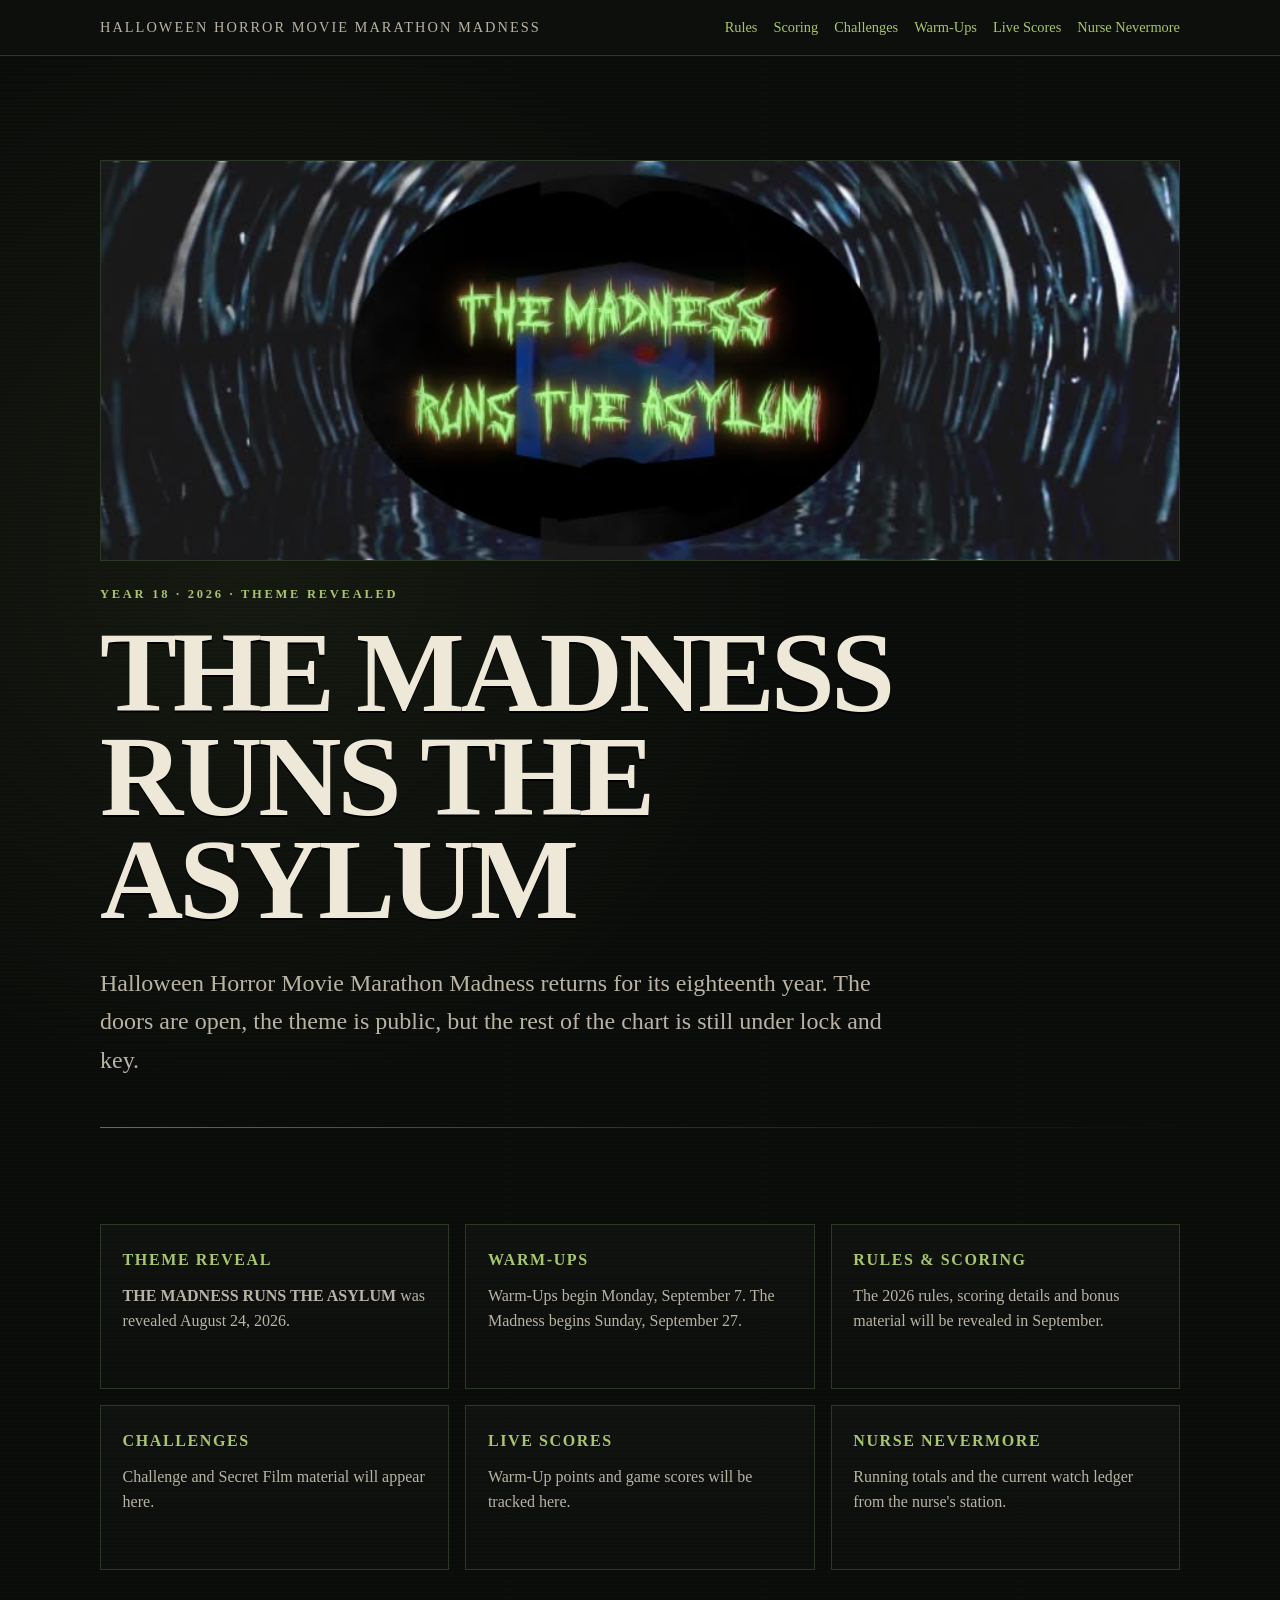
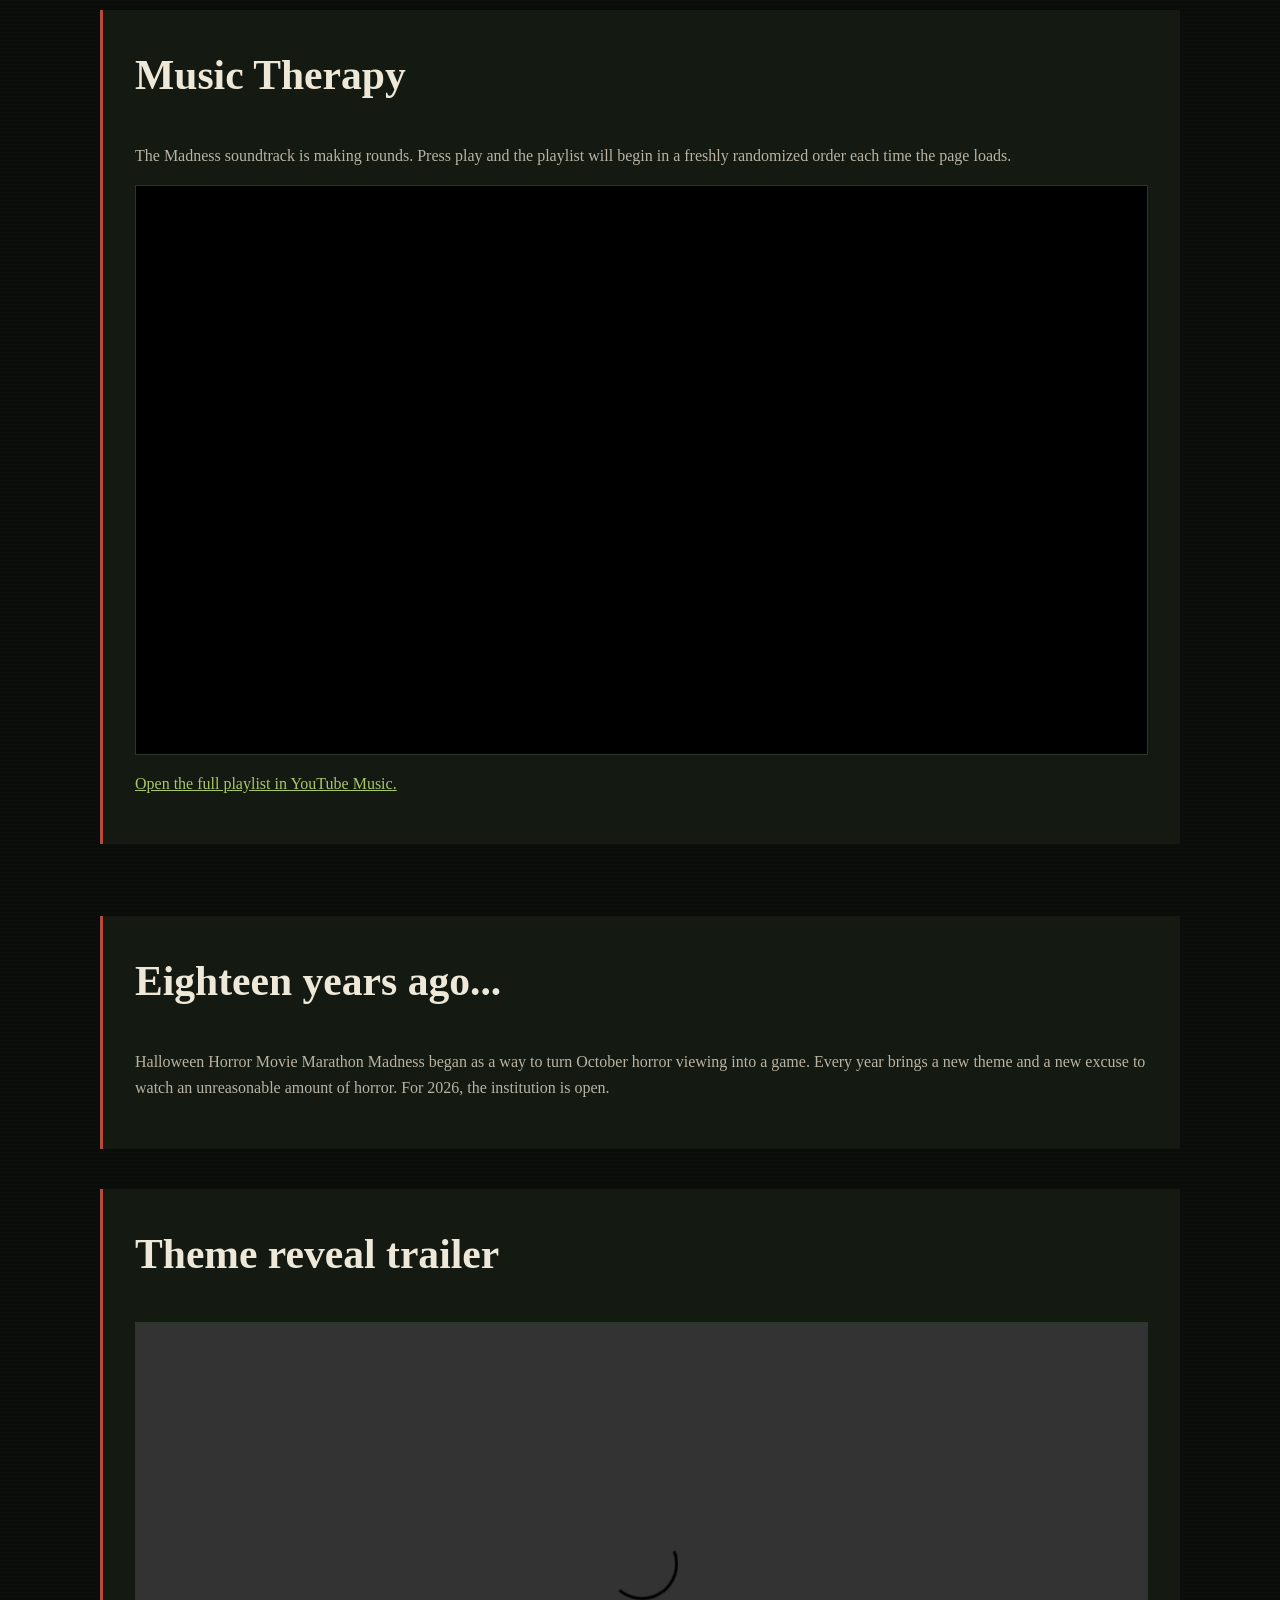
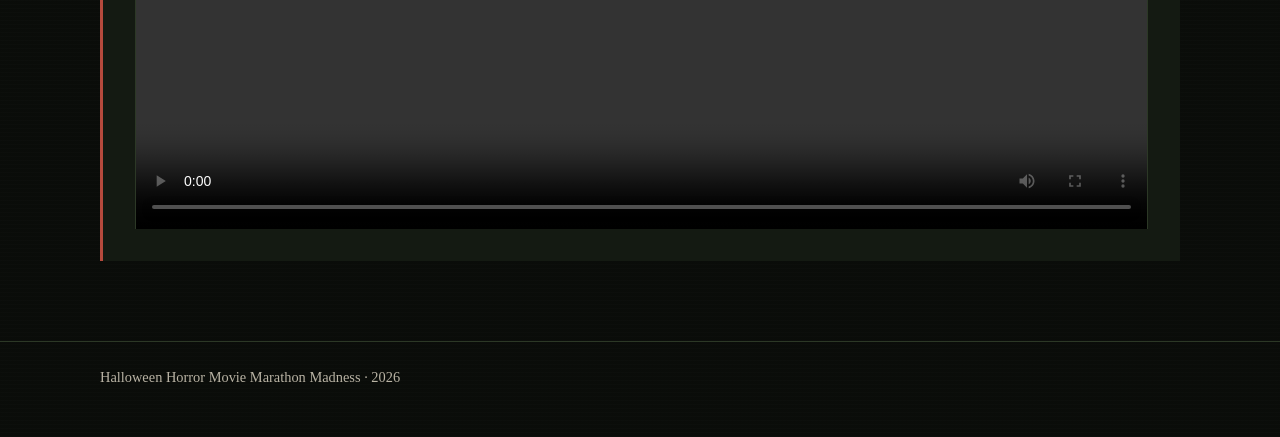
<file: reveal-home.html>
<!doctype html>
<html lang="en">
<head>
  <meta charset="utf-8">
  <meta name="viewport" content="width=device-width, initial-scale=1">
  <meta http-equiv="refresh" content="0; url=index.html">
  <title>The Madness Runs the Asylum | Halloween Horror Movie Marathon Madness 2026</title>
  <link rel="canonical" href="index.html">
</head>
<body>
  <p>The 2026 theme has been revealed. <a href="index.html">Enter the Madness.</a></p>
  <!-- Cloudflare Web Analytics --><script type='module' src='https://static.cloudflareinsights.com/beacon.min.js' data-cf-beacon='{"token": "ce1052a07f9b48a684633f1fd419a40d"}'></script><!-- End Cloudflare Web Analytics -->
</body>
</html>
</file>
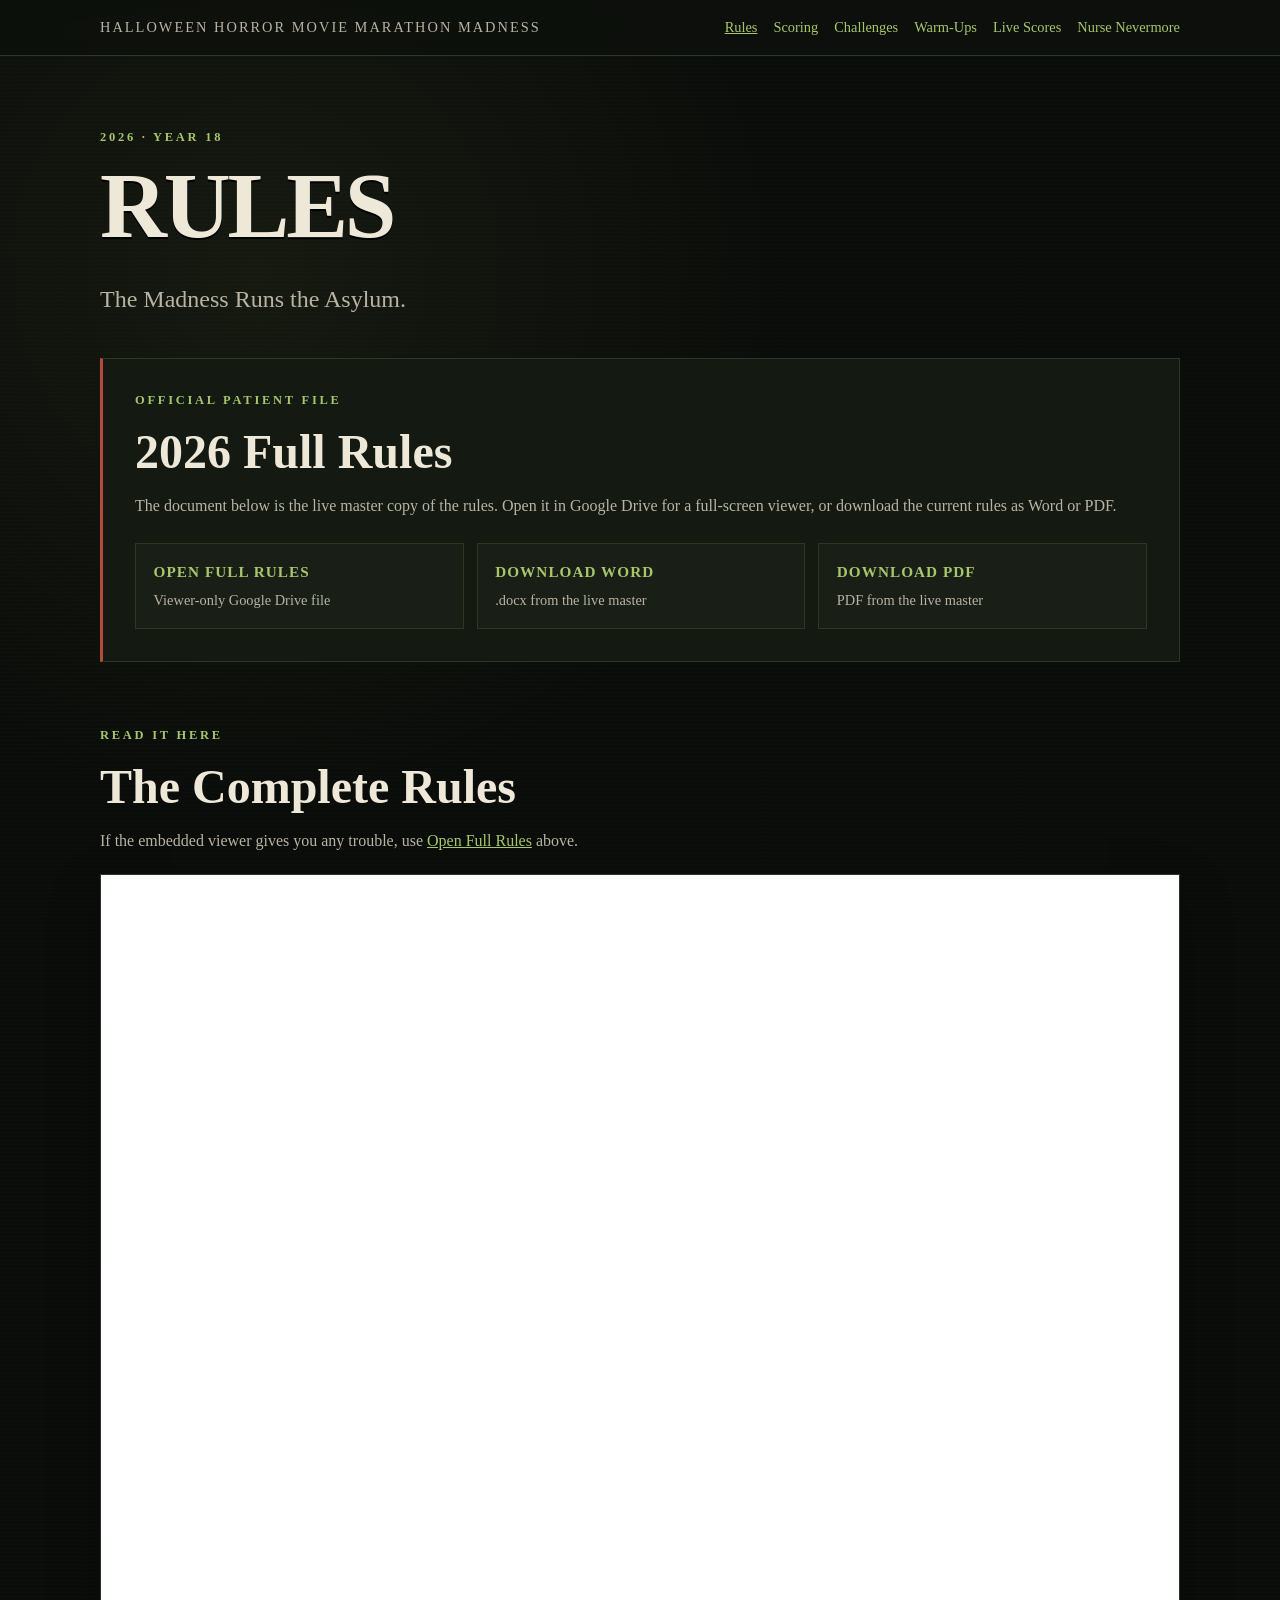
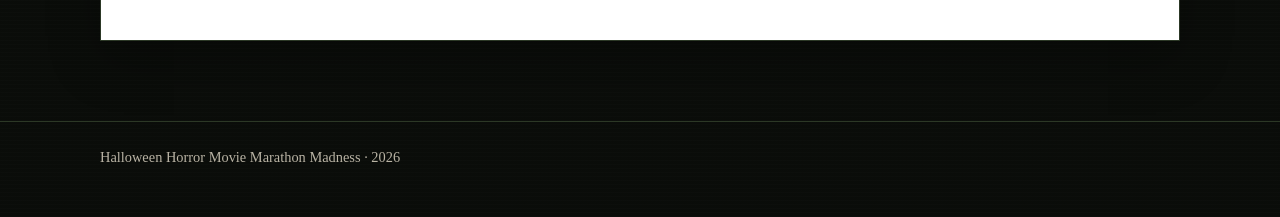
<file: rules.html>
<!doctype html>
<html lang="en">
<head>
  <meta charset="utf-8">
  <meta name="viewport" content="width=device-width, initial-scale=1">
  <meta name="theme-color" content="#11160f">
  <title>2026 Rules | Halloween Horror Movie Marathon Madness</title>
  <link rel="stylesheet" href="style.css">
  <style>
    .mobile-rules-fallback { display: none; }
    @media (max-width: 760px) {
      .rules-document { display: none; }
      .mobile-rules-fallback {
        display: block;
        margin-top: 1rem;
        padding: 1.25rem;
        border: 1px solid var(--line);
        background: rgba(255,255,255,.03);
      }
      .mobile-rules-fallback .rules-action {
        display: block;
        margin-top: .75rem;
      }
    }
  </style>
</head>
<body>
  <header>
    <div class="wrap">
      <nav aria-label="Primary">
        <a class="brand" href="index.html">Halloween Horror Movie Marathon Madness</a>
        <div class="navlinks">
          <a href="rules.html" aria-current="page">Rules</a>
          <a href="scoring.html">Scoring</a>
          <a href="challenges.html">Challenges</a>
          <a href="warmups.html">Warm-Ups</a>
          <a href="live-scores.html">Live Scores</a>
          <a href="nurse-nevermore.html">Nurse Nevermore</a>
        </div>
      </nav>
    </div>
  </header>

  <main class="wrap">
    <p class="kicker">2026 · Year 18</p>
    <h1 class="page-title">Rules</h1>
    <p class="subhead">The Madness Runs the Asylum.</p>

    <section class="rules-access" aria-labelledby="full-rules-heading">
      <div class="rules-access-copy">
        <p class="kicker">Official Patient File</p>
        <h2 id="full-rules-heading">2026 Full Rules</h2>
        <p>The document below is the live master copy of the rules. Open it in Google Drive for a full-screen viewer, or download the current rules as Word or PDF.</p>
      </div>

      <div class="rules-actions" aria-label="Rules document options">
        <a class="rules-action" href="https://docs.google.com/document/d/1CAxVxtP2MbaNWtc7ULBcsNn4UcbOQTld1rctzcZMjwQ/edit?usp=drivesdk" target="_blank" rel="noopener">
          <strong>Open Full Rules</strong>
          <span>Viewer-only Google Drive file</span>
        </a>
        <a class="rules-action" href="https://docs.google.com/document/d/1CAxVxtP2MbaNWtc7ULBcsNn4UcbOQTld1rctzcZMjwQ/export?format=docx">
          <strong>Download Word</strong>
          <span>.docx from the live master</span>
        </a>
        <a class="rules-action" href="https://docs.google.com/document/d/1CAxVxtP2MbaNWtc7ULBcsNn4UcbOQTld1rctzcZMjwQ/export?format=pdf">
          <strong>Download PDF</strong>
          <span>PDF from the live master</span>
        </a>
      </div>
    </section>

    <section class="rules-reader" aria-labelledby="read-rules-heading">
      <div class="rules-reader-heading">
        <p class="kicker">Read It Here</p>
        <h2 id="read-rules-heading">The Complete Rules</h2>
        <p>If the embedded viewer gives you any trouble, use <a href="https://docs.google.com/document/d/1CAxVxtP2MbaNWtc7ULBcsNn4UcbOQTld1rctzcZMjwQ/edit?usp=drivesdk" target="_blank" rel="noopener">Open Full Rules</a> above.</p>
      </div>
      <div class="rules-document">
        <iframe
          src="https://docs.google.com/document/d/1CAxVxtP2MbaNWtc7ULBcsNn4UcbOQTld1rctzcZMjwQ/preview"
          title="Halloween Horror Movie Marathon Madness 2026 Full Rules"
          allowfullscreen>
        </iframe>
      </div>
      <div class="mobile-rules-fallback">
        <strong>Mobile reader</strong>
        <p>Google Docs does not reliably load inside the embedded viewer on phones. Open the live rules directly instead.</p>
        <a class="rules-action" href="https://docs.google.com/document/d/1CAxVxtP2MbaNWtc7ULBcsNn4UcbOQTld1rctzcZMjwQ/edit?usp=drivesdk" target="_blank" rel="noopener">
          <strong>Open Full Rules</strong>
          <span>Opens the live master in Google Docs</span>
        </a>
      </div>
    </section>
  </main>

  <footer><div class="wrap">Halloween Horror Movie Marathon Madness · 2026</div></footer>
  <!-- Cloudflare Web Analytics --><script type='module' src='https://static.cloudflareinsights.com/beacon.min.js' data-cf-beacon='{"token": "ce1052a07f9b48a684633f1fd419a40d"}'></script><!-- End Cloudflare Web Analytics -->
</body>
</html>
</file>
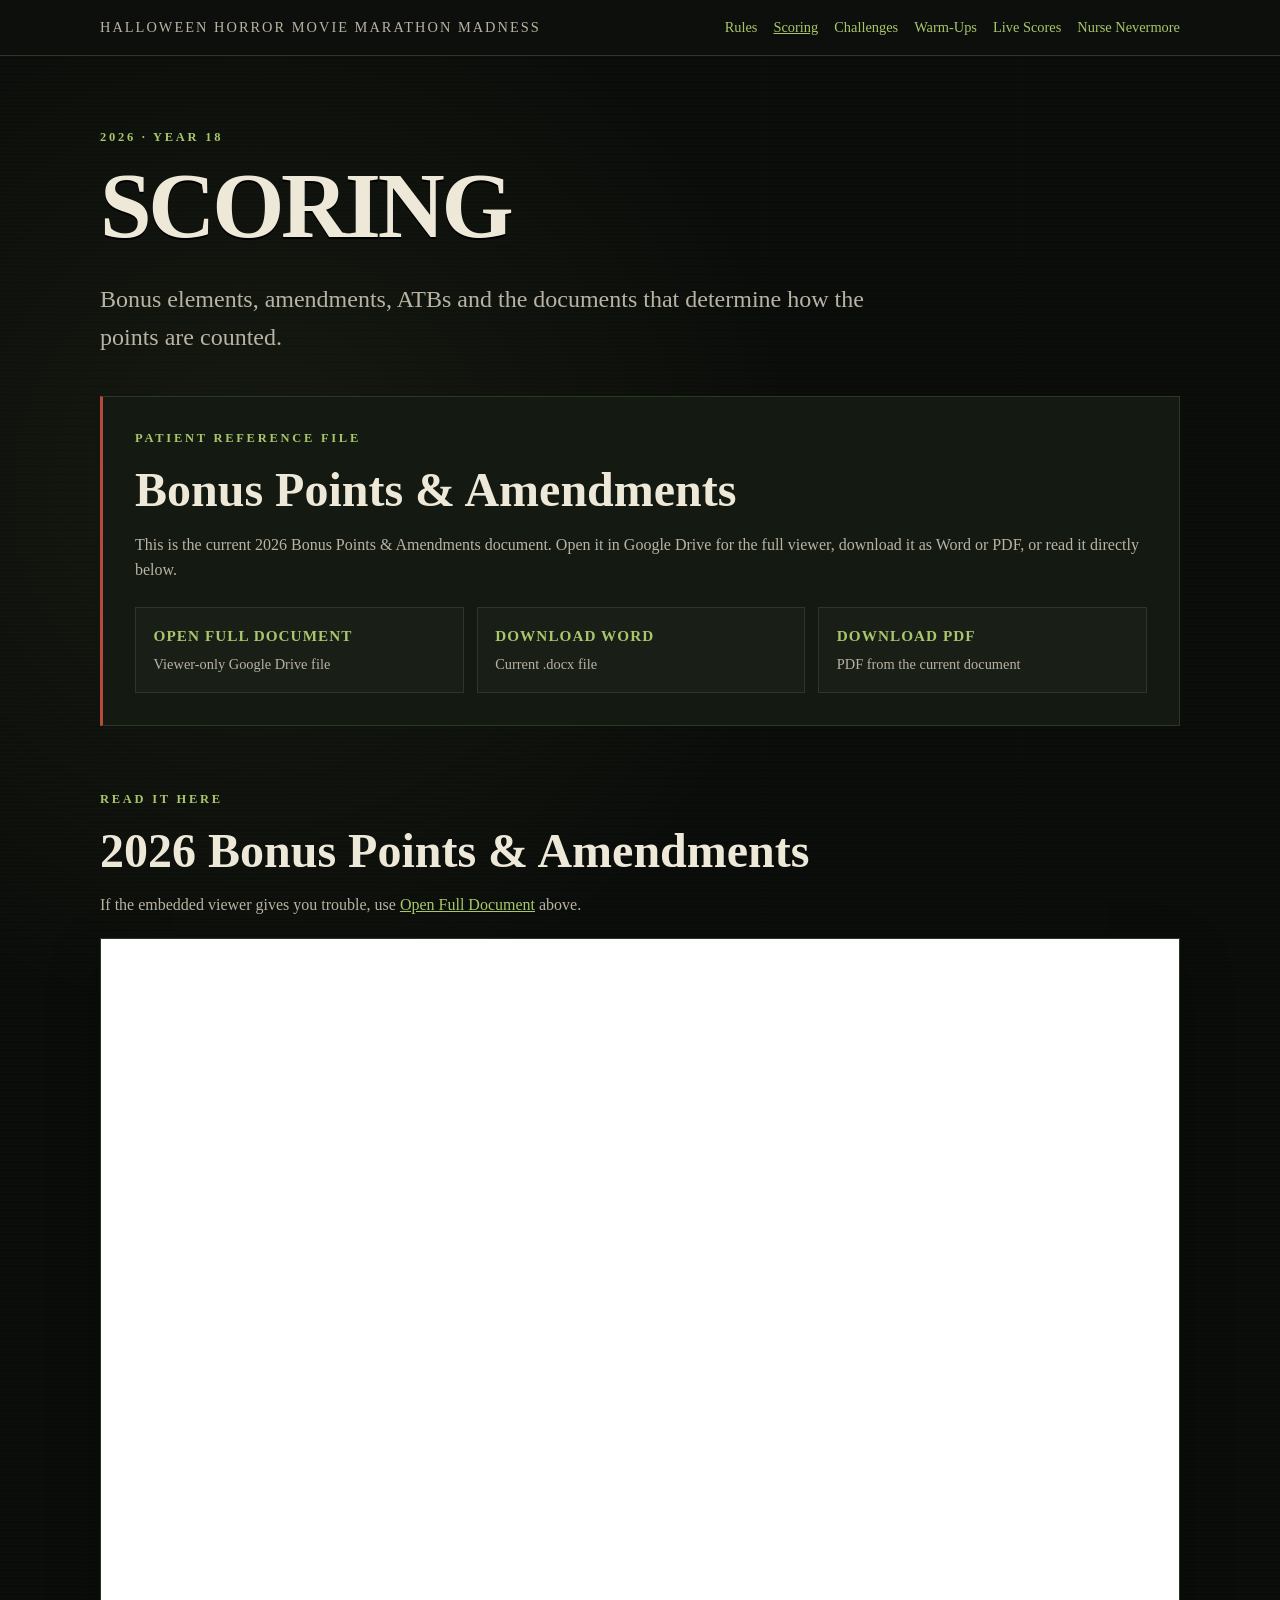
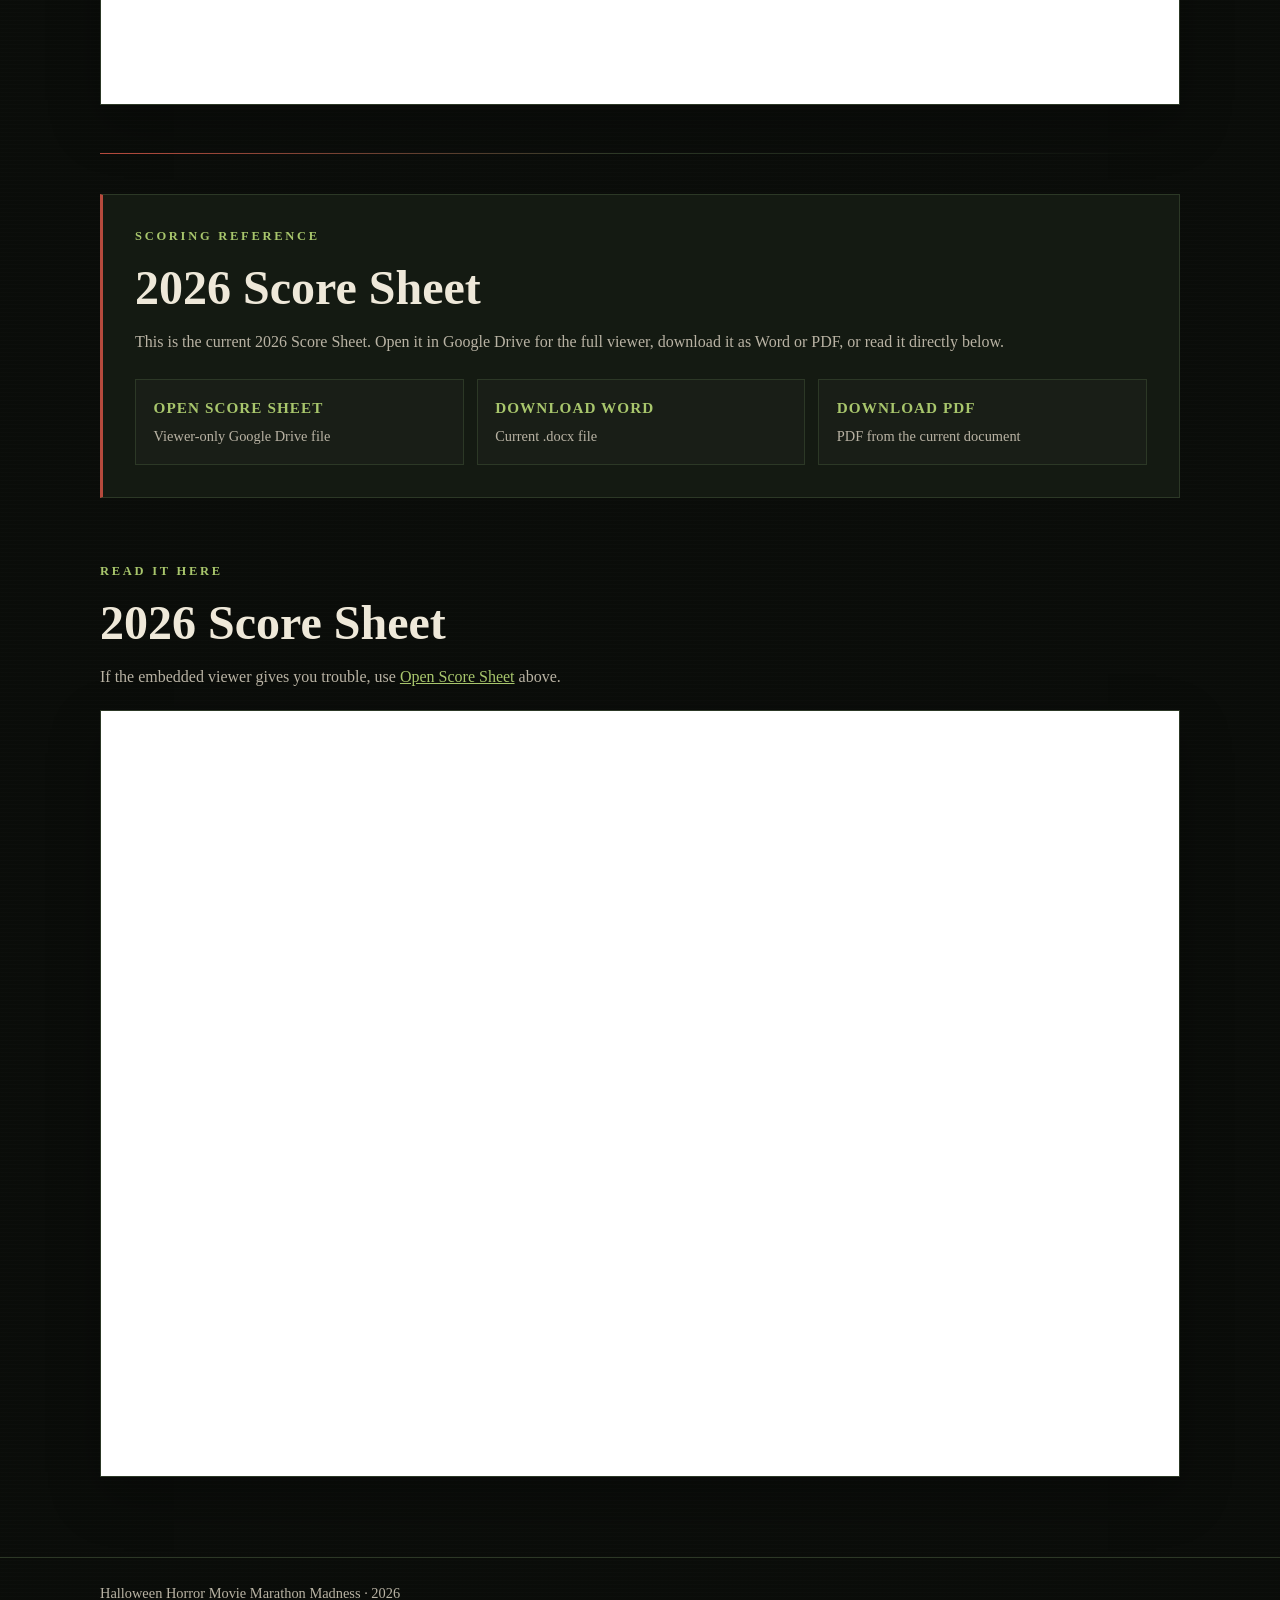
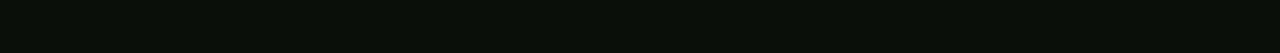
<file: scoring.html>
<!doctype html>
<html lang="en">
<head>
  <meta charset="utf-8">
  <meta name="viewport" content="width=device-width, initial-scale=1">
  <meta name="theme-color" content="#11160f">
  <title>2026 Scoring | Halloween Horror Movie Marathon Madness</title>
  <link rel="stylesheet" href="style.css">
</head>
<body>
  <header>
    <div class="wrap">
      <nav aria-label="Primary">
        <a class="brand" href="index.html">Halloween Horror Movie Marathon Madness</a>
        <div class="navlinks">
          <a href="rules.html">Rules</a>
          <a href="scoring.html" aria-current="page">Scoring</a>
          <a href="challenges.html">Challenges</a>
          <a href="warmups.html">Warm-Ups</a>
          <a href="live-scores.html">Live Scores</a>
          <a href="nurse-nevermore.html">Nurse Nevermore</a>
        </div>
      </nav>
    </div>
  </header>

  <main class="wrap">
    <p class="kicker">2026 · Year 18</p>
    <h1 class="page-title">Scoring</h1>
    <p class="subhead">Bonus elements, amendments, ATBs and the documents that determine how the points are counted.</p>

    <section class="rules-access" aria-labelledby="bonus-heading">
      <div class="rules-access-copy">
        <p class="kicker">Patient Reference File</p>
        <h2 id="bonus-heading">Bonus Points &amp; Amendments</h2>
        <p>This is the current 2026 Bonus Points &amp; Amendments document. Open it in Google Drive for the full viewer, download it as Word or PDF, or read it directly below.</p>
      </div>

      <div class="rules-actions" aria-label="Bonus Points and Amendments document options">
        <a class="rules-action" href="https://docs.google.com/document/d/14LUZaXQyCOMn8QlzLeyQJqpmIw3z99yy/edit?usp=drivesdk" target="_blank" rel="noopener">
          <strong>Open Full Document</strong>
          <span>Viewer-only Google Drive file</span>
        </a>
        <a class="rules-action" href="https://drive.google.com/uc?export=download&amp;id=14LUZaXQyCOMn8QlzLeyQJqpmIw3z99yy">
          <strong>Download Word</strong>
          <span>Current .docx file</span>
        </a>
        <a class="rules-action" href="https://docs.google.com/document/d/14LUZaXQyCOMn8QlzLeyQJqpmIw3z99yy/export?format=pdf">
          <strong>Download PDF</strong>
          <span>PDF from the current document</span>
        </a>
      </div>
    </section>

    <section class="rules-reader" aria-labelledby="read-bonus-heading">
      <div class="rules-reader-heading">
        <p class="kicker">Read It Here</p>
        <h2 id="read-bonus-heading">2026 Bonus Points &amp; Amendments</h2>
        <p>If the embedded viewer gives you trouble, use <a href="https://docs.google.com/document/d/14LUZaXQyCOMn8QlzLeyQJqpmIw3z99yy/edit?usp=drivesdk" target="_blank" rel="noopener">Open Full Document</a> above.</p>
      </div>
      <div class="rules-document">
        <iframe
          src="https://docs.google.com/document/d/14LUZaXQyCOMn8QlzLeyQJqpmIw3z99yy/preview"
          title="Halloween Horror Movie Marathon Madness 2026 Bonus Points and Amendments"
          allowfullscreen>
        </iframe>
      </div>
    </section>
    <div class="divider" aria-hidden="true"></div>

    <section class="rules-access" aria-labelledby="score-sheet-heading">
      <div class="rules-access-copy">
        <p class="kicker">Scoring Reference</p>
        <h2 id="score-sheet-heading">2026 Score Sheet</h2>
        <p>This is the current 2026 Score Sheet. Open it in Google Drive for the full viewer, download it as Word or PDF, or read it directly below.</p>
      </div>

      <div class="rules-actions" aria-label="Score Sheet document options">
        <a class="rules-action" href="https://docs.google.com/document/d/1e2Zhd5oszMSYz6dvJUDFnPiNjtIC2t60/edit?usp=drivesdk" target="_blank" rel="noopener">
          <strong>Open Score Sheet</strong>
          <span>Viewer-only Google Drive file</span>
        </a>
        <a class="rules-action" href="https://drive.google.com/uc?export=download&amp;id=1e2Zhd5oszMSYz6dvJUDFnPiNjtIC2t60">
          <strong>Download Word</strong>
          <span>Current .docx file</span>
        </a>
        <a class="rules-action" href="https://docs.google.com/document/d/1e2Zhd5oszMSYz6dvJUDFnPiNjtIC2t60/export?format=pdf">
          <strong>Download PDF</strong>
          <span>PDF from the current document</span>
        </a>
      </div>
    </section>

    <section class="rules-reader" aria-labelledby="read-score-sheet-heading">
      <div class="rules-reader-heading">
        <p class="kicker">Read It Here</p>
        <h2 id="read-score-sheet-heading">2026 Score Sheet</h2>
        <p>If the embedded viewer gives you trouble, use <a href="https://docs.google.com/document/d/1e2Zhd5oszMSYz6dvJUDFnPiNjtIC2t60/edit?usp=drivesdk" target="_blank" rel="noopener">Open Score Sheet</a> above.</p>
      </div>
      <div class="rules-document">
        <iframe
          src="https://docs.google.com/document/d/1e2Zhd5oszMSYz6dvJUDFnPiNjtIC2t60/preview"
          title="Halloween Horror Movie Marathon Madness 2026 Score Sheet"
          allowfullscreen>
        </iframe>
      </div>
    </section>

  </main>

  <footer><div class="wrap">Halloween Horror Movie Marathon Madness · 2026</div></footer>
  <!-- Cloudflare Web Analytics --><script type='module' src='https://static.cloudflareinsights.com/beacon.min.js' data-cf-beacon='{"token": "ce1052a07f9b48a684633f1fd419a40d"}'></script><!-- End Cloudflare Web Analytics -->
</body>
</html>
</file>
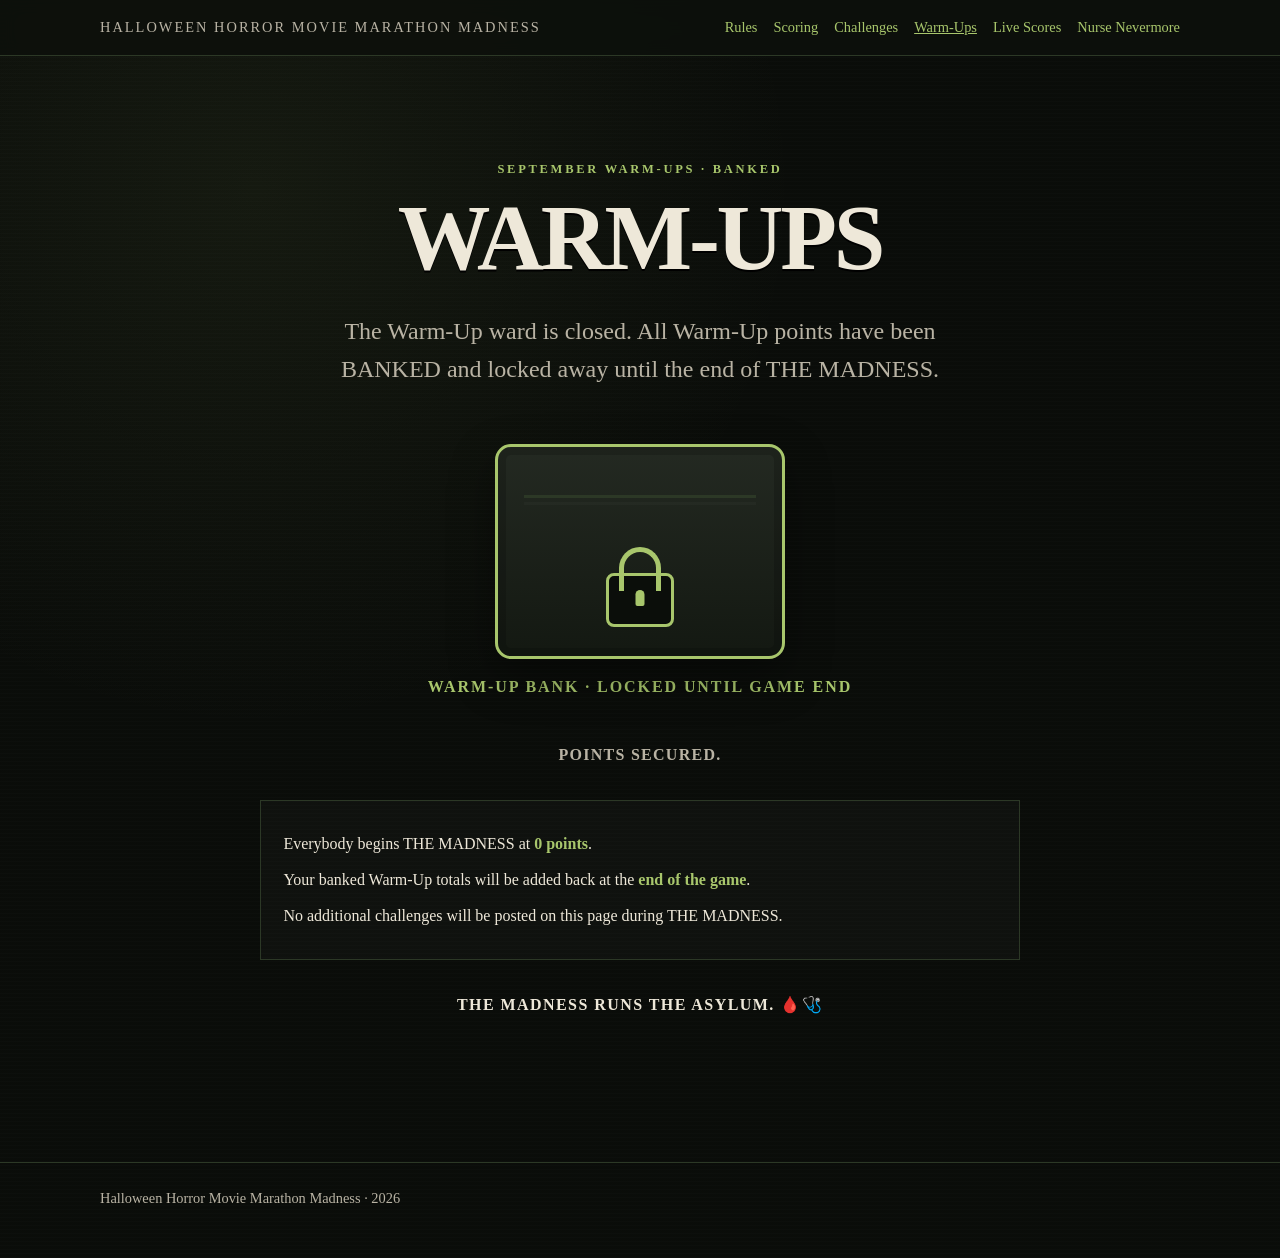
<file: warmups.html>
<!doctype html>
<html lang="en">
<head>
  <meta charset="utf-8">
  <meta name="viewport" content="width=device-width, initial-scale=1">
  <meta name="theme-color" content="#11160f">
  <meta http-equiv="Cache-Control" content="no-cache, no-store, must-revalidate">
  <meta http-equiv="Pragma" content="no-cache">
  <meta http-equiv="Expires" content="0">
  <title>2026 Warm-Ups | Halloween Horror Movie Marathon Madness</title>
  <link rel="stylesheet" href="style.css">
  <style>
    .warmup-vault {
      max-width: 760px;
      margin: 2rem auto 4rem;
      text-align: center;
    }

    .warmup-vault .subhead {
      max-width: 680px;
      margin-left: auto;
      margin-right: auto;
    }

    .vault-button {
      display: inline-flex;
      flex-direction: column;
      align-items: center;
      gap: .9rem;
      margin: 2rem auto 1rem;
      padding: 1.5rem;
      border: 0;
      background: transparent;
      color: inherit;
      font: inherit;
      cursor: pointer;
      -webkit-tap-highlight-color: transparent;
    }

    .vault-button:focus-visible {
      outline: 2px solid var(--acid);
      outline-offset: 8px;
      border-radius: 14px;
    }

    .lockbox {
      position: relative;
      width: min(290px, 72vw);
      aspect-ratio: 1.35 / 1;
      border: 3px solid var(--acid);
      border-radius: 16px;
      background:
        linear-gradient(180deg, rgba(255,255,255,.055), rgba(0,0,0,.16)),
        #171d15;
      box-shadow:
        inset 0 0 0 8px rgba(0,0,0,.18),
        0 18px 45px rgba(0,0,0,.38);
      transform-origin: 50% 70%;
    }

    .lockbox::before {
      content: "";
      position: absolute;
      left: 9%;
      right: 9%;
      top: 23%;
      height: 3px;
      background: var(--line);
      box-shadow: 0 7px 0 rgba(255,255,255,.025);
    }

    .lockbox::after {
      content: "";
      position: absolute;
      left: 50%;
      bottom: 14%;
      width: 62px;
      height: 48px;
      transform: translateX(-50%);
      border: 3px solid var(--acid);
      border-radius: 8px;
      background: #0b0e0a;
    }

    .lock-shackle {
      position: absolute;
      z-index: 2;
      left: 50%;
      bottom: 31%;
      width: 42px;
      height: 44px;
      transform: translateX(-50%);
      border: 5px solid var(--acid);
      border-bottom: 0;
      border-radius: 24px 24px 0 0;
      box-sizing: border-box;
    }

    .lock-keyhole {
      position: absolute;
      z-index: 3;
      left: 50%;
      bottom: 24%;
      width: 9px;
      height: 16px;
      transform: translateX(-50%);
      border-radius: 7px 7px 3px 3px;
      background: var(--acid);
    }

    .vault-button.is-rattling .lockbox {
      animation: lockbox-rattle .42s ease-in-out;
    }

    @keyframes lockbox-rattle {
      0%,100% { transform: translateX(0) rotate(0deg); }
      15% { transform: translateX(-8px) rotate(-2deg); }
      30% { transform: translateX(7px) rotate(2deg); }
      45% { transform: translateX(-6px) rotate(-1.5deg); }
      60% { transform: translateX(5px) rotate(1.5deg); }
      75% { transform: translateX(-3px) rotate(-.8deg); }
      90% { transform: translateX(2px) rotate(.5deg); }
    }

    .vault-label {
      color: var(--acid);
      font-weight: 900;
      letter-spacing: .12em;
      text-transform: uppercase;
    }

    .vault-status {
      min-height: 1.5em;
      margin: .2rem 0 1.5rem;
      color: var(--muted);
      font-weight: 800;
      letter-spacing: .08em;
      text-transform: uppercase;
    }

    .vault-status.flash {
      color: var(--acid);
    }

    .vault-copy {
      margin: 2rem auto 0;
      padding: 1.25rem 1.4rem;
      border: 1px solid var(--line);
      background: rgba(255,255,255,.018);
      text-align: left;
    }

    .vault-copy p {
      margin: .65rem 0;
    }

    .vault-copy strong {
      color: var(--acid);
    }

    .vault-tagline {
      margin-top: 2rem;
      color: var(--ink);
      font-weight: 900;
      letter-spacing: .09em;
      text-transform: uppercase;
    }

    @media (prefers-reduced-motion: reduce) {
      .vault-button.is-rattling .lockbox { animation: none; }
    }
  </style>
</head>
<body>
  <header><div class="wrap"><nav aria-label="Primary"><a class="brand" href="index.html">Halloween Horror Movie Marathon Madness</a><div class="navlinks">
  <a href="rules.html">Rules</a><a href="scoring.html">Scoring</a><a href="challenges.html">Challenges</a><a href="warmups.html" aria-current="page">Warm-Ups</a><a href="live-scores.html">Live Scores</a>
          <a href="nurse-nevermore.html">Nurse Nevermore</a>
</div></nav></div></header>

  <main class="wrap">
    <section class="warmup-vault" aria-labelledby="warmup-title">
      <p class="kicker">September Warm-Ups · Banked</p>
      <h1 class="page-title" id="warmup-title">Warm-Ups</h1>
      <p class="subhead">The Warm-Up ward is closed. All Warm-Up points have been BANKED and locked away until the end of THE MADNESS.</p>

      <button class="vault-button" id="warmup-vault-button" type="button" aria-describedby="vault-status" aria-label="Locked Warm-Up Bank">
        <span class="lockbox" aria-hidden="true">
          <span class="lock-shackle"></span>
          <span class="lock-keyhole"></span>
        </span>
        <span class="vault-label">Warm-Up Bank · Locked Until Game End</span>
      </button>

      <p class="vault-status" id="vault-status" aria-live="polite">Points secured.</p>

      <div class="vault-copy">
        <p>Everybody begins THE MADNESS at <strong>0 points</strong>.</p>
        <p>Your banked Warm-Up totals will be added back at the <strong>end of the game</strong>.</p>
        <p>No additional challenges will be posted on this page during THE MADNESS.</p>
      </div>

      <p class="vault-tagline">THE MADNESS RUNS THE ASYLUM. 🩸🩺</p>
    </section>
  </main>

  <footer><div class="wrap">Halloween Horror Movie Marathon Madness · 2026</div></footer>

  <script>
    (() => {
      const button = document.getElementById('warmup-vault-button');
      const status = document.getElementById('vault-status');
      if (!button || !status) return;

      let resetTimer;

      button.addEventListener('click', () => {
        clearTimeout(resetTimer);
        button.classList.remove('is-rattling');
        void button.offsetWidth;
        button.classList.add('is-rattling');

        status.textContent = 'NICE TRY. STILL LOCKED.';
        status.classList.add('flash');

        resetTimer = setTimeout(() => {
          button.classList.remove('is-rattling');
          status.textContent = 'Points secured.';
          status.classList.remove('flash');
        }, 1600);
      });
    })();
  </script>
  <!-- Cloudflare Web Analytics --><script type='module' src='https://static.cloudflareinsights.com/beacon.min.js' data-cf-beacon='{"token": "ce1052a07f9b48a684633f1fd419a40d"}'></script><!-- End Cloudflare Web Analytics -->
</body>
</html>
</file>
<file: style.css>
:root {
  --bg: #0d100c;
  --panel: #141a12;
  --ink: #eee8d9;
  --muted: #b9b3a4;
  --acid: #a8c66c;
  --line: #2c3826;
  --danger: #b64a3d;
}

* { box-sizing: border-box; }
html { scroll-behavior: smooth; }
body {
  margin: 0;
  min-height: 100vh;
  background:
    radial-gradient(circle at 20% 15%, rgba(168,198,108,.07), transparent 34rem),
    linear-gradient(rgba(0,0,0,.22), rgba(0,0,0,.22)),
    repeating-linear-gradient(0deg, rgba(255,255,255,.012) 0 1px, transparent 1px 4px),
    var(--bg);
  color: var(--ink);
  font-family: Georgia, "Times New Roman", serif;
  line-height: 1.6;
}
a { color: var(--acid); }
.wrap { width: min(1080px, calc(100% - 2rem)); margin: 0 auto; }
header {
  padding: 1rem 0;
  border-bottom: 1px solid var(--line);
  position: sticky;
  top: 0;
  background: rgba(13,16,12,.94);
  backdrop-filter: blur(8px);
  z-index: 10;
}
nav { display:flex; align-items:center; justify-content:space-between; gap:1rem; }
.brand {
  font-size:.9rem;
  letter-spacing:.14em;
  text-transform:uppercase;
  color:var(--muted);
  text-decoration:none;
}
.navlinks { display:flex; gap:1rem; flex-wrap:wrap; justify-content:flex-end; }
.navlinks a { text-decoration:none; font-size:.9rem; }
.navlinks a:hover, .navlinks a:focus, .navlinks a[aria-current="page"] { text-decoration:underline; }
main { padding:4.5rem 0 5rem; }
.hero { min-height:68vh; display:grid; align-content:center; padding:2rem 0 4rem; }
.kicker {
  margin:0 0 1rem;
  color:var(--acid);
  text-transform:uppercase;
  letter-spacing:.22em;
  font-size:.78rem;
  font-weight:700;
}
h1 {
  margin:0;
  max-width:900px;
  font-size:clamp(3rem,9vw,7.6rem);
  line-height:.9;
  text-transform:uppercase;
  letter-spacing:-.035em;
  text-wrap:balance;
  text-shadow:0 2px 0 #000;
}
.page-title { font-size:clamp(2.8rem,8vw,5.8rem); }
.subhead { max-width:820px; margin:2rem 0 0; font-size:clamp(1.1rem,2.3vw,1.5rem); color:var(--muted); }
.divider { margin:3rem 0 0; height:1px; background:linear-gradient(90deg,var(--danger),var(--line) 48%,transparent); }
.grid { display:grid; grid-template-columns:repeat(3,1fr); gap:1rem; margin-top:2rem; }
.card {
  background:linear-gradient(180deg,rgba(255,255,255,.025),rgba(255,255,255,.008));
  border:1px solid var(--line);
  padding:1.35rem;
  min-height:165px;
}
.card h2 { margin:0 0 .65rem; font-size:1rem; color:var(--acid); text-transform:uppercase; letter-spacing:.1em; }
.card p { margin:0; color:var(--muted); }
.about, .notice {
  margin-top:4.5rem;
  padding:2rem;
  border-left:3px solid var(--danger);
  background:var(--panel);
}
.compact-notice { margin-top:2.5rem; }
.about h2, .notice h2 { margin-top:0; font-size:clamp(1.7rem,4vw,2.6rem); }
.about p, .notice p { color:var(--muted); }
.notice p + p { margin-top:1rem; }
.score-grid {
  display:grid;
  grid-template-columns:repeat(3,1fr);
  gap:1rem;
  margin-top:2rem;
}
.score-card {
  border:1px solid var(--line);
  background:rgba(255,255,255,.018);
  padding:1.4rem;
}
.score-card h2 { margin:.5rem 0; font-size:1.15rem; color:var(--acid); text-transform:uppercase; letter-spacing:.08em; }
.score-card p { color:var(--muted); margin:.5rem 0 0; }
.score-number { display:block; font-size:clamp(2.6rem,5vw,4.5rem); line-height:1; font-weight:700; color:var(--ink); }
.content-section { margin-top:5rem; }
.section-title { margin:.2rem 0 1rem; font-size:clamp(2rem,5vw,3.6rem); line-height:1.05; }
.section-intro { max-width:860px; color:var(--muted); }
.bonus-list {
  list-style:none;
  padding:0;
  margin:2rem 0 0;
  counter-reset:bonus;
  display:grid;
  gap:.75rem;
}
.bonus-list li {
  counter-increment:bonus;
  position:relative;
  padding:1.15rem 1.25rem 1.15rem 4.25rem;
  border:1px solid var(--line);
  background:rgba(255,255,255,.015);
}
.bonus-list li::before {
  content:counter(bonus);
  position:absolute;
  left:1rem;
  top:.85rem;
  width:2.25rem;
  height:2.25rem;
  display:grid;
  place-items:center;
  border:1px solid var(--acid);
  color:var(--acid);
  font-weight:700;
}
.atb {
  display:block;
  margin-top:.55rem;
  color:#e08a78;
  font-weight:700;
}
.name-grid {
  display:grid;
  grid-template-columns:repeat(3,1fr);
  gap:.65rem;
  margin-top:1.5rem;
}
.name-grid span {
  padding:.75rem .9rem;
  border:1px solid var(--line);
  background:rgba(255,255,255,.015);
}
.undead-note {
  margin-top:1rem;
  padding:1rem 1.15rem;
  border:1px solid var(--acid);
  color:var(--ink);
}
.rule-list {
  margin:2rem 0 0;
  padding:0;
  list-style:none;
  counter-reset:rule;
  display:grid;
  gap:.8rem;
}
.rule-list li {
  counter-increment:rule;
  position:relative;
  padding:1.15rem 1.3rem 1.15rem 4rem;
  border:1px solid var(--line);
  background:rgba(255,255,255,.014);
  color:var(--muted);
}
.rule-list li::before {
  content:counter(rule);
  position:absolute;
  left:1rem;
  top:1rem;
  color:var(--acid);
  font-size:1.35rem;
  font-weight:700;
}
.rule-list strong { color:var(--ink); }
.check-grid {
  display:grid;
  grid-template-columns:repeat(3,1fr);
  gap:.7rem;
  margin:1.75rem 0;
}
.check-grid div,
.mini-card {
  border:1px solid var(--line);
  background:rgba(255,255,255,.014);
  padding:1rem 1.1rem;
}
.check-grid div::before {
  content:"✓";
  color:var(--acid);
  margin-right:.55rem;
  font-weight:700;
}
.genre-columns {
  margin:2rem 0 0;
  padding:0;
  list-style:none;
  columns:3 220px;
  column-gap:2rem;
}
.genre-columns li {
  break-inside:avoid;
  padding:.28rem 0 .28rem 1.1rem;
  position:relative;
  color:var(--muted);
}
.genre-columns li::before {
  content:"•";
  position:absolute;
  left:0;
  color:var(--acid);
}
.rule-callout {
  margin-top:2rem;
  padding:1.15rem 1.3rem;
  border:1px solid var(--line);
  border-left:3px solid var(--acid);
  background:rgba(168,198,108,.035);
  color:var(--muted);
}
.rule-callout strong { color:var(--ink); }
.rules-grid {
  display:grid;
  grid-template-columns:repeat(3,1fr);
  gap:1rem;
  margin-top:2rem;
}
.mini-card h3 {
  margin:0 0 .6rem;
  color:var(--acid);
  text-transform:uppercase;
  letter-spacing:.06em;
  font-size:1rem;
}
.mini-card p { margin:0; color:var(--muted); }
.event-columns { columns:2 280px; }

img[alt="Shock Treatment 1981 movie poster"] {
  content: url("https://cdn.posteritati.com/posters/000/000/021/257/shock-treatment-md-web.jpg") !important;
}
img[alt="Hairspray 1988 John Waters movie poster"] {
  content: url("https://www.cinemaclock.com/images/posters/1000x1500/78/hairspray-1988-us-poster.jpg") !important;
}

footer { border-top:1px solid var(--line); color:var(--muted); padding:1.5rem 0 3rem; font-size:.9rem; }
@media (max-width:760px) {
  main { padding-top:2.5rem; }
  .hero { min-height:auto; padding-top:2rem; }
  .grid, .score-grid, .name-grid, .check-grid, .rules-grid { grid-template-columns:1fr; }
  .about, .notice { padding:1.35rem; }
  nav { align-items:flex-start; }
  .navlinks { gap:.65rem; }
  .bonus-list li { padding-left:3.8rem; }
  .genre-columns, .event-columns { columns:1; }
}


/* Full rules document page */
.rules-access {
  margin-top:2.5rem;
  padding:2rem;
  border:1px solid var(--line);
  border-left:3px solid var(--danger);
  background:var(--panel);
}
.rules-access-copy h2,
.rules-reader-heading h2 {
  margin:.15rem 0 .7rem;
  font-size:clamp(1.8rem,4vw,3rem);
  line-height:1.05;
}
.rules-access-copy p:last-child,
.rules-reader-heading p:last-child {
  margin-bottom:0;
  color:var(--muted);
}
.rules-actions {
  display:grid;
  grid-template-columns:repeat(3,1fr);
  gap:.8rem;
  margin-top:1.5rem;
}
.rules-action {
  display:block;
  padding:1rem 1.1rem;
  border:1px solid var(--line);
  background:rgba(255,255,255,.018);
  color:var(--ink);
  text-decoration:none;
}
.rules-action:hover,
.rules-action:focus {
  border-color:var(--acid);
  background:rgba(168,198,108,.055);
}
.rules-action strong {
  display:block;
  color:var(--acid);
  text-transform:uppercase;
  letter-spacing:.07em;
  font-size:.95rem;
}
.rules-action span {
  display:block;
  margin-top:.3rem;
  color:var(--muted);
  font-size:.9rem;
}
.rules-reader { margin-top:4rem; }
.rules-reader-heading { margin-bottom:1.25rem; }
.rules-document {
  overflow:hidden;
  border:1px solid var(--line);
  background:#fff;
  box-shadow:0 1.2rem 3rem rgba(0,0,0,.28);
}
.rules-document iframe {
  display:block;
  width:100%;
  height:85vh;
  min-height:720px;
  border:0;
  background:#fff;
}
@media (max-width:760px) {
  .rules-access { padding:1.35rem; }
  .rules-actions { grid-template-columns:1fr; }
  .rules-document iframe { height:78vh; min-height:560px; }
}
</file>
